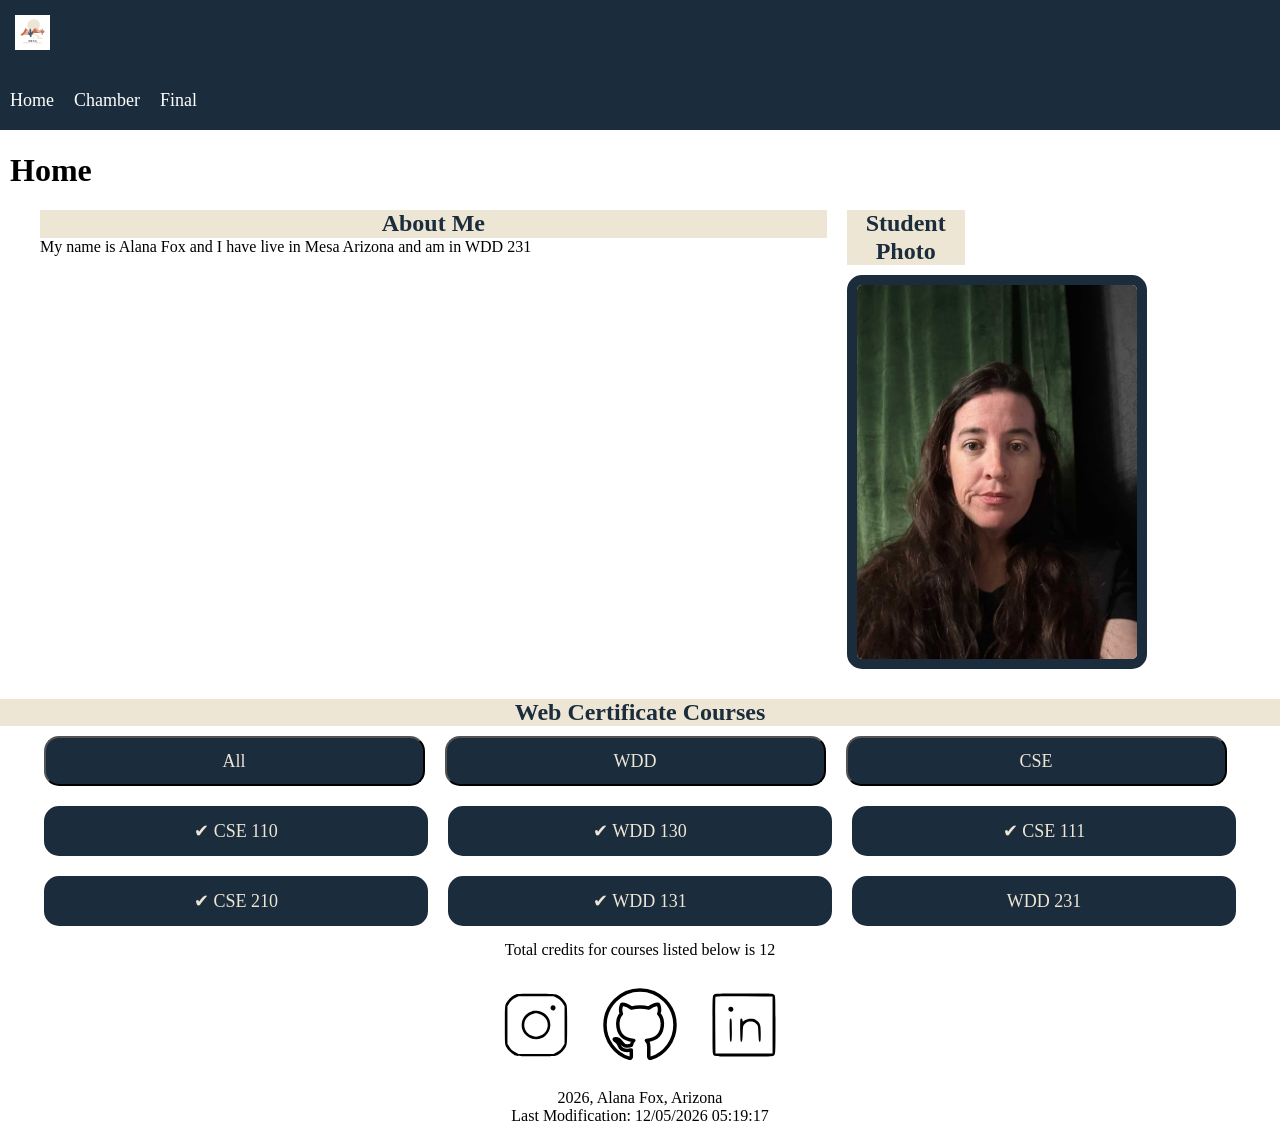
<file: index.html>
<!DOCTYPE html>
<html lang="en">

<head>
    <meta charset="UTF-8">
    <meta name="viewport" content="width=device-width, initial-scale=1.0">
    <title>Mesa Chamber of Commerce page for WDD 231</title>
    <meta name="description" content="Welcome to the Chamber of Commerce week 1 assignment home page">
    <meta name="author" content="Alana Fox">


    <link rel="preconnect" href="https://fonts.googleapis.com">
    <link rel="preconnect" href="https://fonts.gstatic.com" crossorigin>
    <link href="https://fonts.googleapis.com/css2?family=Open+Sans:wght@400;700&display=swap" rel="stylesheet">
    <link rel="stylesheet" href="styles/normalize.css">
    <link rel="stylesheet" href="styles/small.css">
    <link rel="stylesheet" href="styles/larger.css" media="(min-width: 760px)">

    <script src="scripts/navigation.js" defer></script>
    <script src="scripts/date.js" defer></script>
    <script src="scripts/course.js" defer></script>

    <link rel="icon" href="favicon.ico">


    <meta property="og:title" content="Home | WDD-231 | Alana Fox">
    <meta property="og:description" content="WDD 231 assignment to create a Chamber of Commerce site ">
    <meta property="og:image" content="https://afox-kitsune.github.io/wdd231/images/Screenshot.png">
    <meta property="og:image:height" content="1200">
    <meta property="og:image:width" content="630">
    <meta property="og:url" content="https://afox-kitsune.github.io/wdd231/index.html">
</head>

</head>

<body>

    <header>

        <nav>
            <div class="logo">
                <a href="index.html"><img src="images/logo.svg" alt="logo" width="35" height="35"></a>
                <span>Alana Fox</span>
            </div>
            <button aria-label="Menu" id="menu"></button>
            <div class="bar">
                <a href="index.html" class="active">Home</a>
                <a href="chamber/index.html">Chamber</a>
                <a href="final/index.html">Final</a>
            </div>
        </nav>

    </header>

    <main>
        <h1>Home</h1>
        <div class="flex-contain">

            <section class="about me">
                <h2>About Me</h2>
                <p>My name is Alana Fox and I have live in Mesa Arizona and am in WDD 231</p>
            </section>

            <section class="studentphoto">
                <h2>Student Photo</h2>
                <img src="images/studentphoto.jpg" alt="Student's Photo" width="300" height="400">
            </section>
        </div>

        <section class="certs">
            <h2>Web Certificate Courses</h2>
            <div class="course-buttons">
                <button id="all">
                    All
                </button>
                <button id="wdd">
                    WDD
                </button>
                <button id="cse">
                    CSE
                </button>
            </div>
            <ol id="course-cert"></ol>
            <p id="course-listed"></p>
        </section>
        <dialog id="course-details"></dialog>
    </main>

    <footer>
        <div class="socialmedia">
            <a href="https://www.instagram.com">
                <img src="images/instagram.svg" alt="Twitter/X" width="120" height="120">
            </a>
            <a href="https://www.github.com">
                <img src="images/github.svg" alt="GitHub" width="120" height="120">
            </a>
            <a href="https://www.linkedin.com">
                <img src="images/linkedin.svg" alt="Linkedin" width="120" height="120">
            </a>
        </div>
        <p><span id="currentYear"></span>, Alana Fox, Arizona</p>
        <p id="lastModified"></p>
    </footer>

</body>

</html>
</file>
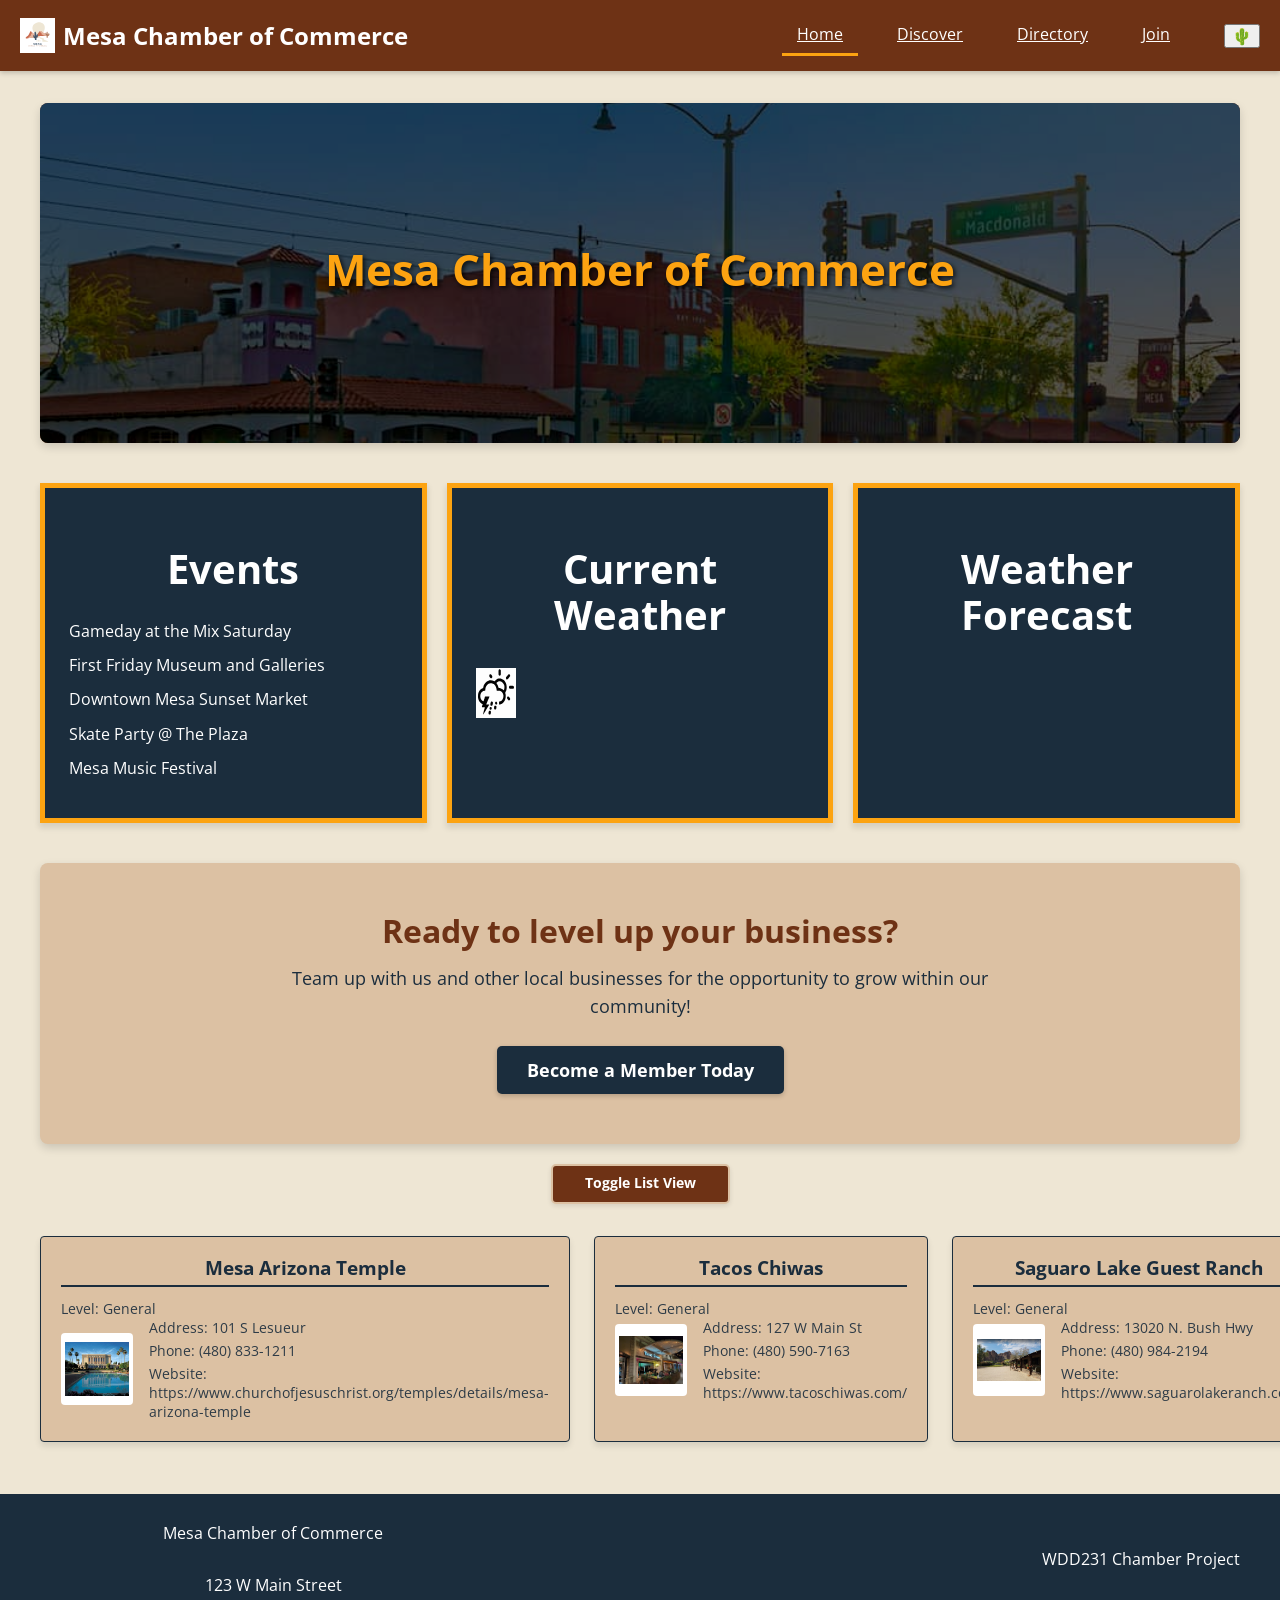
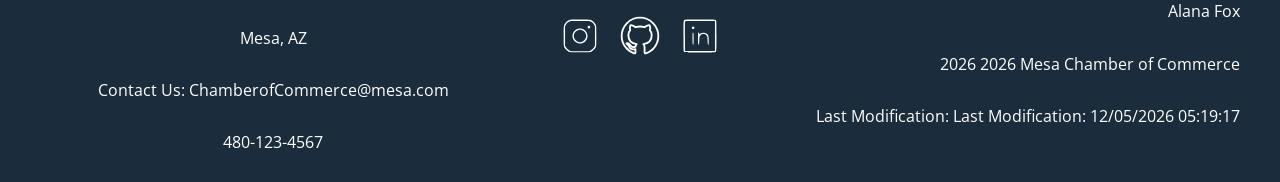
<file: chamber/index.html>
<!DOCTYPE html>
<html lang="en">

<head>
    <meta charset="UTF-8">
    <meta name="viewport" content="width=device-width, initial-scale=1.0">

    <meta name="description" content="Chamber of Commerce home page for WDD 231 assignment for BYU Pathway">
    <meta name="author" content="Alana Fox">

    <meta property="og:title" content="Index | Chamber of Commerce">
    <meta property="og:description"
        content="Chamber of Commerce directory page for WDD 231 assignment for BYU Pathway class">
    <meta property="og:image" content="https://afox-kitsune.github.io/wdd231/chamber/images/Screenshot-index.png">
    <meta property="og:image:height" content="1600">
    <meta property="og:image:width" content="800">
    <meta property="og:url" content="https://afox-kitsune.github.io/wdd231/chamber/index.html">

    <link rel="icon" href="favicon.ico">


    <link rel="stylesheet" href="styles/normalize.css">
    <link rel="stylesheet" href="styles/small.css">
    <link rel="stylesheet" href="styles/larger.css">

    <script src="scripts/navigation.js" defer></script>
    <script src="scripts/date.js" defer></script>
    <script src="scripts/chambers.js" defer></script>
    <script src="scripts/weather.js" defer></script>


    <link rel="preconnect" href="https://fonts.googleapis.com">
    <link rel="preconnect" href="https://fonts.gstatic.com" crossorigin>
    <link href="https://fonts.googleapis.com/css2?family=Open+Sans:wght@400;700&display=swap" rel="stylesheet">

    <title>Home | U.S. Chamber of Commerce</title>
</head>

<body class="light-mode">
    <header>
        <nav>
            <div class="logo">
                <a href="index.html">
                    <img src="images/logo.svg" alt="Mesa Chamber of Commerce Logo" width="35" height="35">
                    Mesa Chamber of Commerce
                </a>
            </div>

            <div class="toggles">
                <div id="nav-links">
                    <a href="#" class="active">Home</a>
                    <a href="discover.html">Discover</a>
                    <a href="directory.html">Directory</a>
                    <a href="join.html">Join</a>
                </div>

                <button id="mode-toggle" aria-label="Toggle light and dark mode">🌵</button>

                <button aria-label="Menu" id="menu">
                    <span></span>
                    <span></span>
                    <span></span>
                </button>
            </div>
        </nav>
    </header>

    <main class="home">
        <div class="hero-banner">
            <img src="images/mesa-az.jpg" alt="Mesa Arizona Landscape Background Banner" class="banner-img">
            <div class="hero-text">
                <h1>Mesa Chamber of Commerce</h1>
            </div>
        </div>
        <div class="front">
            <section id="calendar">
                <h2>Events</h2>
                <p>Gameday at the Mix Saturday</p>
                <p>First Friday Museum and Galleries</p>
                <p>Downtown Mesa Sunset Market</p>
                <p>Skate Party @ The Plaza</p>
                <p>Mesa Music Festival</p>
            </section>
            <section id="today">
                <h2>Current Weather</h2>
                <div id="weather">
                    <img id="weather-icon" src="images/weather-icon.svg" alt="weather-icon">
                    <div>
                        <p><span id="current-temp"></span></p>
                    </div>
                </div>
            </section>
            <section id="three">
                <h2>Weather Forecast</h2>
                <div>
                    <p><span id="forecast"></span></p>
                </div>
            </section>
        </div>
        <section id="cta-join">
            <h2>Ready to level up your business?</h2>
            <p>Team up with us and other local businesses for the opportunity to grow within our community!</p>
            <a href="join.html" class="cta-button">Become a Member Today</a>
        </section>
        <button class="list-view " id="disappear">Toggle List View</button>
        <div class="cards"></div>
    </main>
    <footer>
        <div id="footer-left">
            <p>Mesa Chamber of Commerce</p>
            <p>123 W Main Street</p>
            <p>Mesa, AZ</p>
            <p>Contact Us: ChamberofCommerce@mesa.com</p>
            <p>480-123-4567</p>
        </div>

        <div class="socialmedia">
            <a href="https://instagram.com">
                <img src="images/instagram.svg" alt="instagram" loading="lazy">
            </a>
            <a href="https://github.com">
                <img src="images/github.svg" alt="GitHub" loading="lazy">
            </a>
            <a href="https://linkedin.com">
                <img src="images/linkedin.svg" alt="Linkedin" loading="lazy">
            </a>
        </div>

        <div id="footer-right">
            <p>WDD231 Chamber Project</p>
            <p>Alana Fox</p>
            <p><span id="currentYear"></span> 2026 Mesa Chamber of Commerce</p>
            <p>Last Modification: <span id="lastModified"></span></p>
        </div>
    </footer>
</body>

</html>
</file>
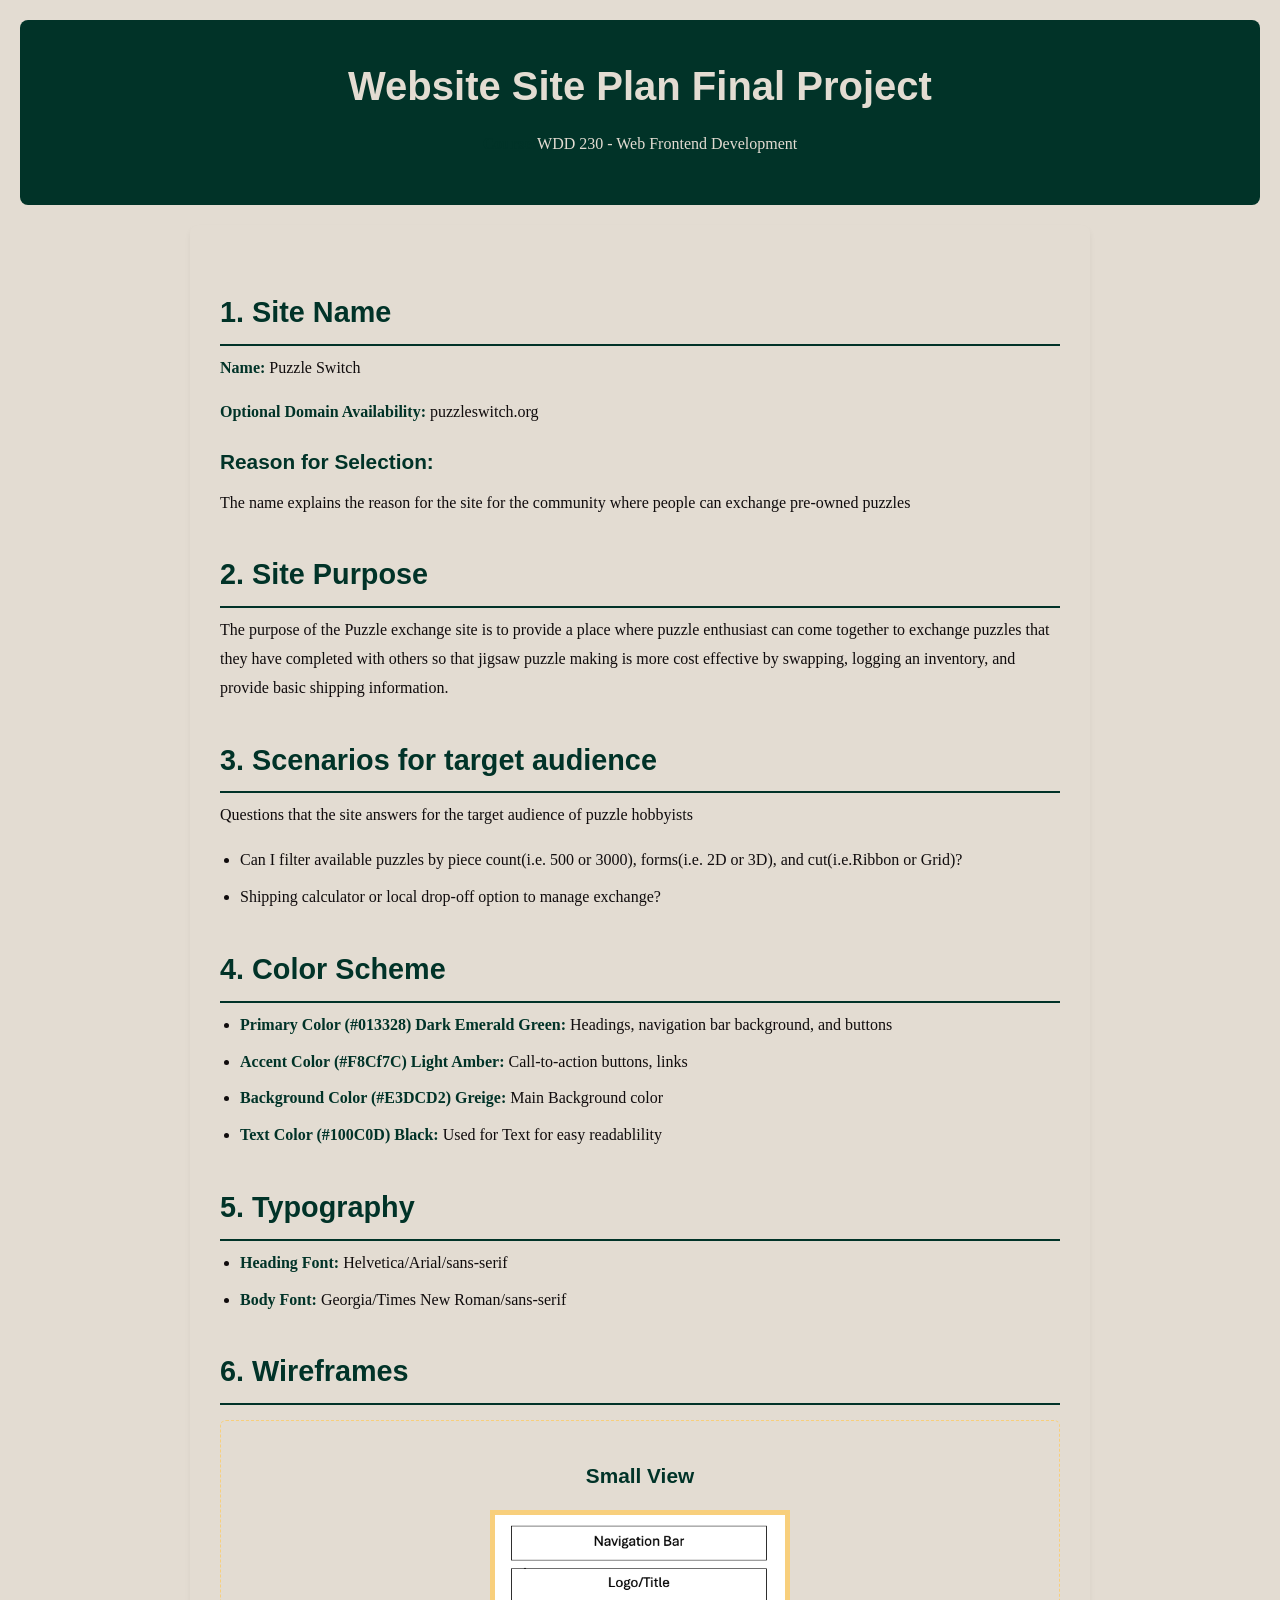
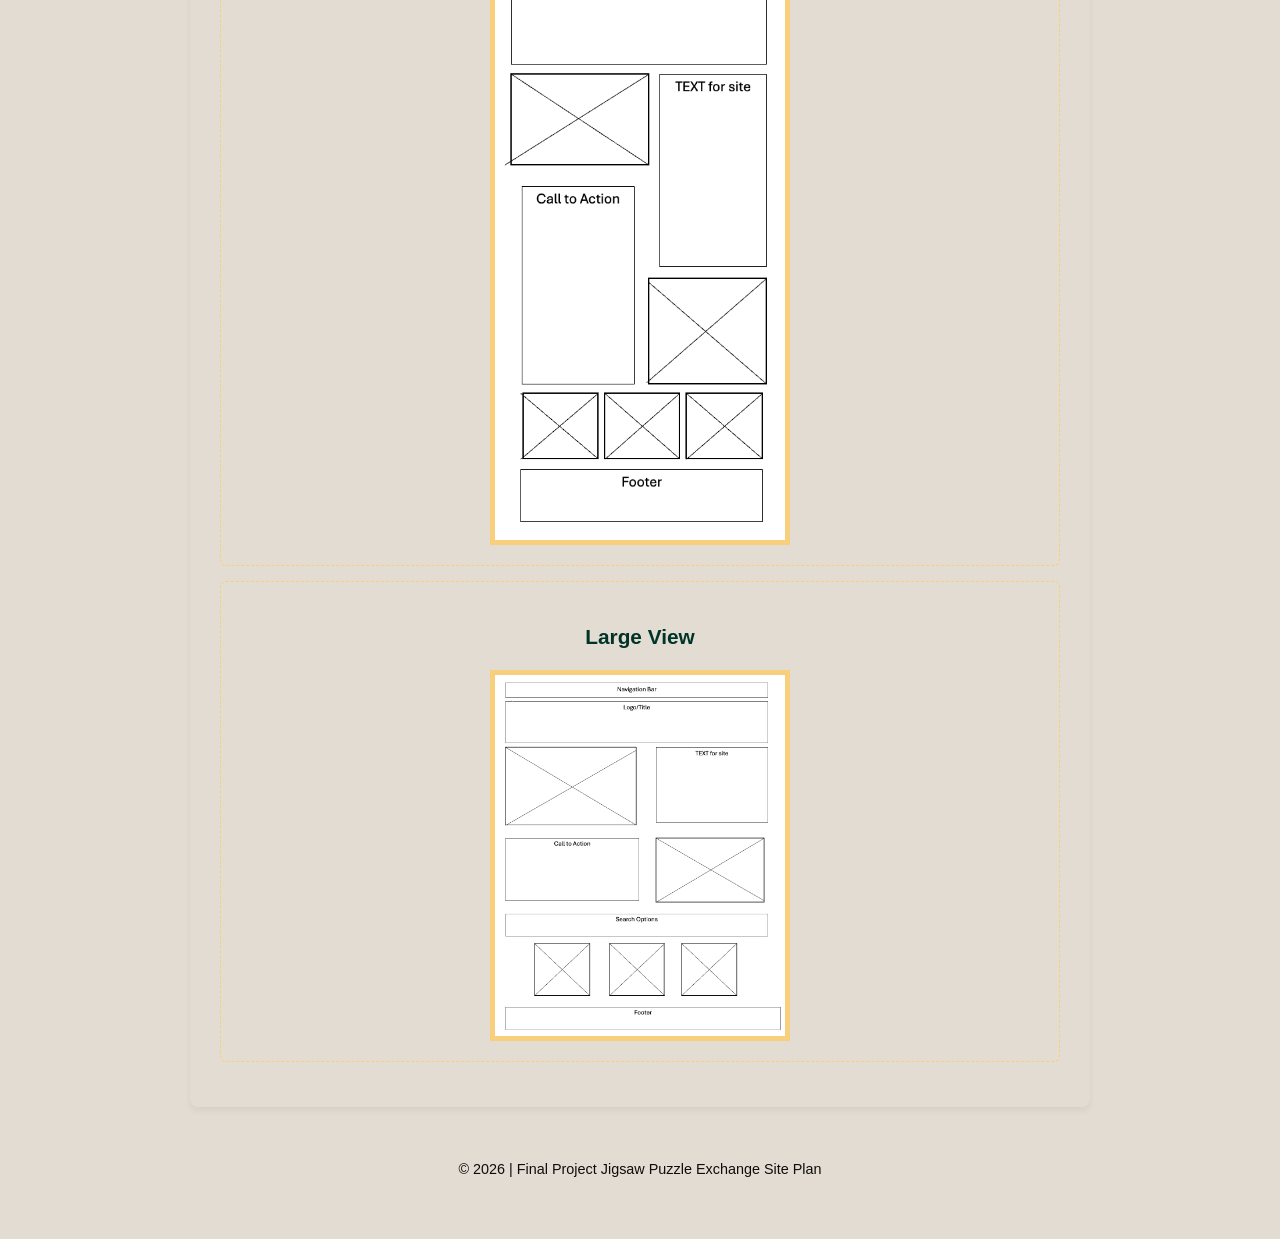
<file: siteplan.html>
<!DOCTYPE html>
<html lan="" en">

<head>
    <meta charset="UTF-8">
    <meta name="viewport" content="width=device-width, intitial scale=1.0">
    <title> Site Plan: Puzzle Exchange Hub</title>
    <link rel="stylesheet" href="siteplan.css">
</head>

<body>
    <header>
        <h1>Website Site Plan Final Project</h1>
        <p><strong>Course:</strong>WDD 230 - Web Frontend Development</p>
    </header>

    <main>
        <section id="site-name">
            <h2>1. Site Name</h2>
            <p><strong>Name: </strong>Puzzle Switch</p>
            <p><strong>Optional Domain Availability: </strong>puzzleswitch.org</p>
            <h3> Reason for Selection:</h3>
            <p>The name explains the reason for the site for the community where people can exchange pre-owned puzzles
            </p>

        </section>

        <section id="site-purpose">
            <h2>2. Site Purpose</h2>

            <p>The purpose of the Puzzle exchange site is to provide a place where puzzle enthusiast can come together
                to exchange puzzles that they have completed with others so that jigsaw puzzle making is more cost
                effective by swapping, logging an inventory, and provide basic shipping information.</p>

        </section>
        <section id="site-scenarios">
            <h2>3. Scenarios for target audience</h2>

            <p>Questions that the site answers for the target audience of puzzle hobbyists</p>
            <ul>
                <li>Can I filter available puzzles by piece count(i.e. 500 or 3000), forms(i.e. 2D or 3D), and
                    cut(i.e.Ribbon or Grid)?</li>
                <li>Shipping calculator or local drop-off option to manage exchange?</li>

            </ul>

        </section>
        <section id="site-color-scheme">
            <h2>4. Color Scheme</h2>

            <ul>
                <li><strong> Primary Color (#013328) Dark Emerald Green: </strong> Headings, navigation bar background,
                    and buttons</li>
                <li><strong> Accent Color (#F8Cf7C) Light Amber: </strong>Call-to-action buttons, links</li>
                <li><strong> Background Color (#E3DCD2) Greige: </strong> Main Background color</li>
                <li><strong> Text Color (#100C0D) Black: </strong> Used for Text for easy readablility</li>
            </ul>

        </section>
        <section id="site-typography">
            <h2>5. Typography</h2>

            <ul>
                <li><strong> Heading Font:</strong> Helvetica/Arial/sans-serif</li>
                <li><strong> Body Font: </strong> Georgia/Times New Roman/sans-serif</li>
            </ul>

        </section>

        <section id="wireframe">
            <h2>6. Wireframes
            </h2>
            <div class="wireframe-view">
                <h3> Small View</h3>
                <img src="images/wireframe-small.png" alt="wireframe sketch for mobile viewport" width="300">
            </div>
            <div class="wireframe-view">
                <h3> Large View</h3>
                <img src="images/wireframe-large.png" alt="wireframe sketch for desktop viewport" width="300">
            </div>


        </section>


    </main>
    </main>
    <footer>
        <p>&copy; 2026 | Final Project Jigsaw Puzzle Exchange Site Plan</p>
    </footer>
</body>

</html>
</file>
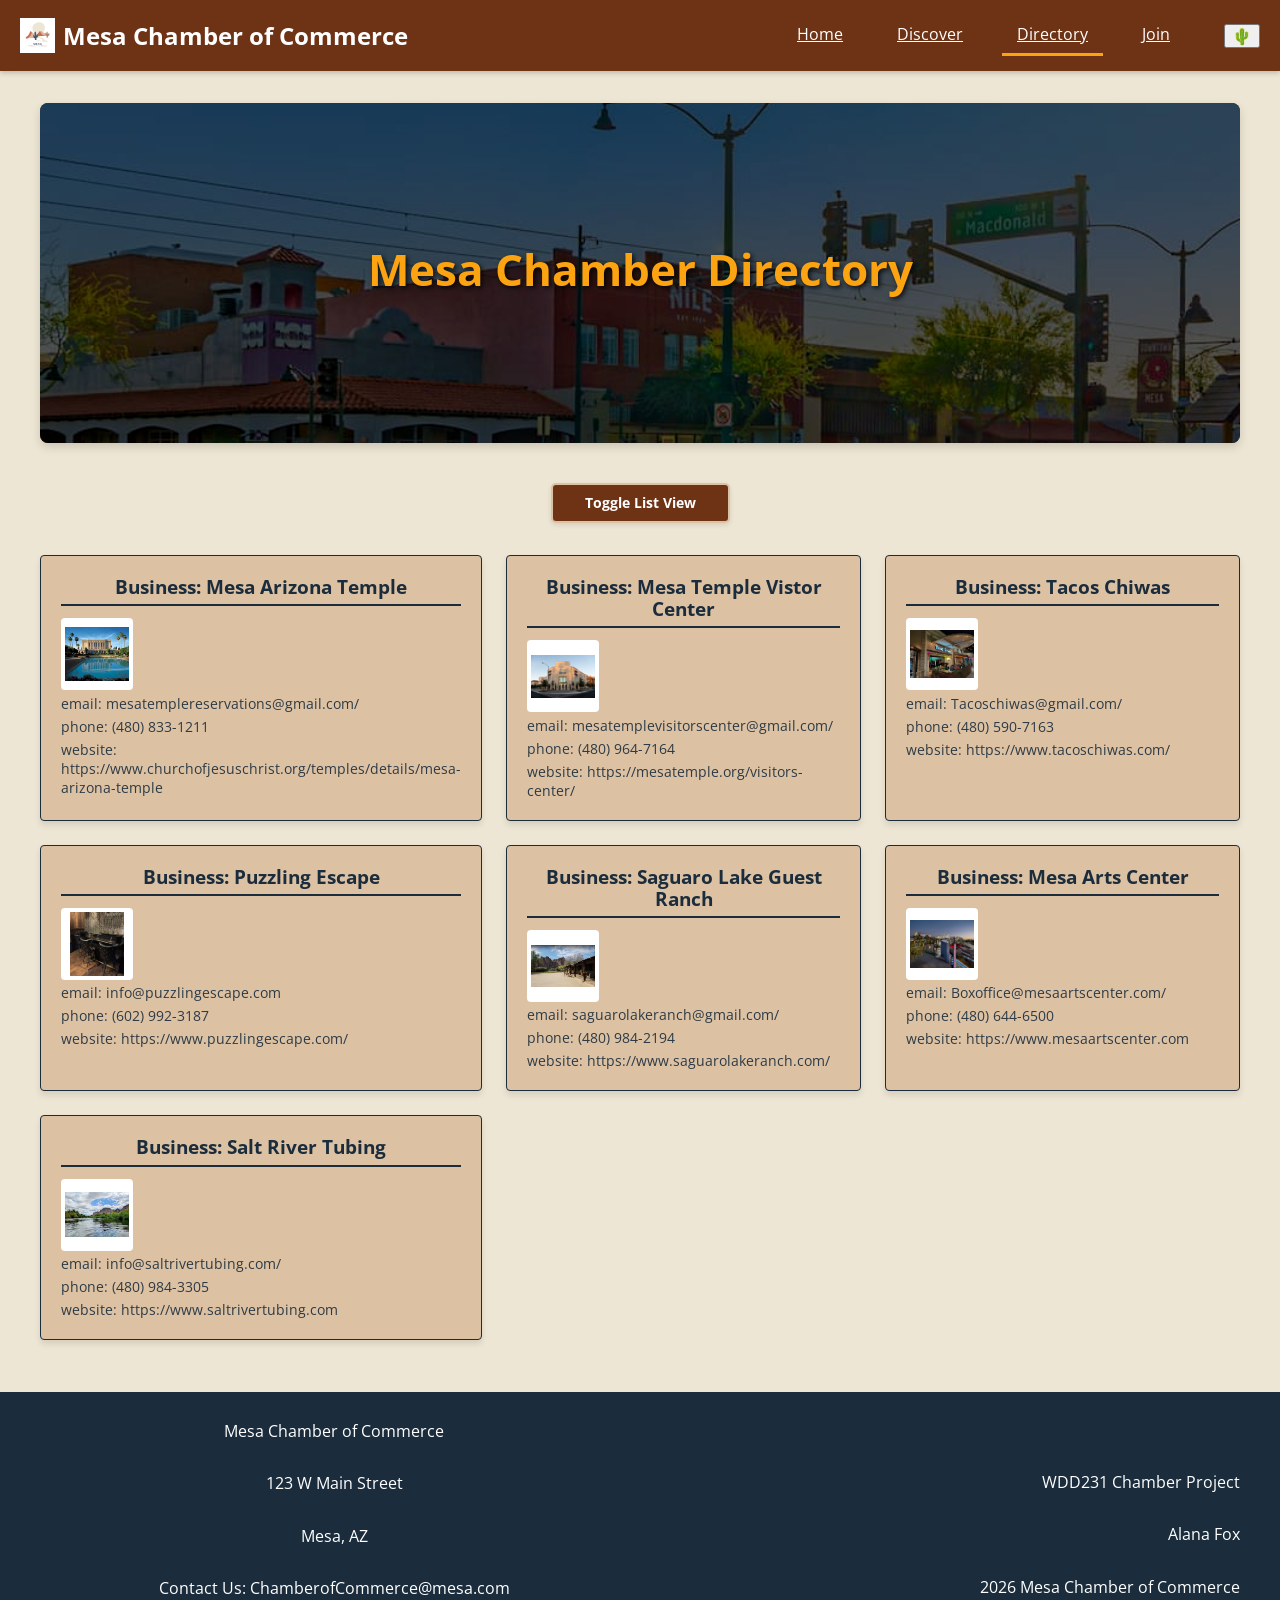
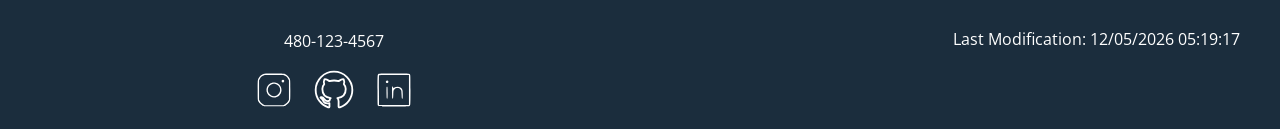
<file: chamber/directory.html>
<!DOCTYPE html>
<html lang="en">

<head>
    <meta charset="UTF-8">
    <meta name="viewport" content="width=device-width, initial-scale=1.0">

    <meta name="description" content="Chamber of Commerce directory page for WDD 231 assignment for BYU Pathway class">
    <meta name="author" content="Alana Fox">

    <meta property="og:title" content="Directory | Chamber of Commerce">
    <meta property="og:description"
        content="Chamber of Commerce directory page for WDD 231 assignment for BYU Pathway class">
    <meta property="og:image" content="https://afox-kitsune.github.io/wdd231/chamber/images/Screenshot-directory.png">
    <meta property="og:image:height" content="1600">
    <meta property="og:image:width" content="800">
    <meta property="og:url" content="https://afox-kitsune.github.io/wdd231/chamber/directory.html">

    <link rel="icon" href="favicon.ico">

    <link rel="preconnect" href="https://fonts.googleapis.com">
    <link rel="preconnect" href="https://fonts.gstatic.com" crossorigin>
    <link href="https://fonts.googleapis.com/css2?family=Open+Sans:wght@400;700&display=swap" rel="stylesheet">

    <link rel="stylesheet" href="styles/normalize.css">
    <link rel="stylesheet" href="styles/small.css">
    <link rel="stylesheet" href="styles/larger.css">

    <script src="scripts/navigation.js" defer></script>
    <script src="scripts/directory.js" defer></script>
    <script src="scripts/date.js" defer></script>
    <title>Directory | Mesa Chamber of Commerce</title>
</head>

<body class="light-mode">
    <header>
        <nav>
            <div class="logo">
                <a href="index.html">
                    <img src="images/logo.svg" alt="Mesa Chamber of Commerce Logo" width="35" height="35">
                    Mesa Chamber of Commerce
                </a>
            </div>

            <div class="toggles">
                <div id="nav-links">
                    <a href="index.html">Home</a>
                    <a href="discover.html">Discover</a>
                    <a href="#" class="active">Directory</a>
                    <a href="join.html">Join</a>
                </div>

                <button id="mode-toggle" aria-label="Toggle light and dark mode">🌵</button>

                <button aria-label="Menu" id="menu">
                    <span></span>
                    <span></span>
                    <span></span>
                </button>
            </div>
        </nav>
    </header>

    <main>

        <div class="hero-banner">
            <img src="images/mesa-az.jpg" alt="Mesa Arizona Landscape Background Banner" class="banner-img">
            <div class="hero-text">
                <h1>Mesa Chamber Directory</h1>
            </div>
        </div>

        <button class="list-view">Toggle List View</button>
        <div class="cards" id="compact"></div>
    </main>

    <footer>
        <div id="footer-left">
            <p>Mesa Chamber of Commerce</p>
            <p>123 W Main Street</p>
            <p>Mesa, AZ</p>
            <p>Contact Us: ChamberofCommerce@mesa.com</p>
            <p>480-123-4567</p>
            <div class="socialmedia">
                <a href="https://www.instagram.com">
                    <img src="images/instagram.svg" alt="instagram" width="120" height="120" loading="lazy">
                </a>
                <a href="https://www.github.com">
                    <img src="images/github.svg" alt="GitHub" width="120" height="120" loading="lazy">
                </a>
                <a href="https://www.linkedin.com">
                    <img src="images/linkedin.svg" alt="Linkedin" width="120" height="120" loading="lazy">
                </a>
            </div>
        </div>
        <div id="footer-right">
            <p>WDD231 Chamber Project</p>
            <p>Alana Fox</p>
            <p><span id="currentYear"></span> Mesa Chamber of Commerce</p>
            <p><span id="lastModified"></span></p>
        </div>
    </footer>

</body>

</html>
</file>
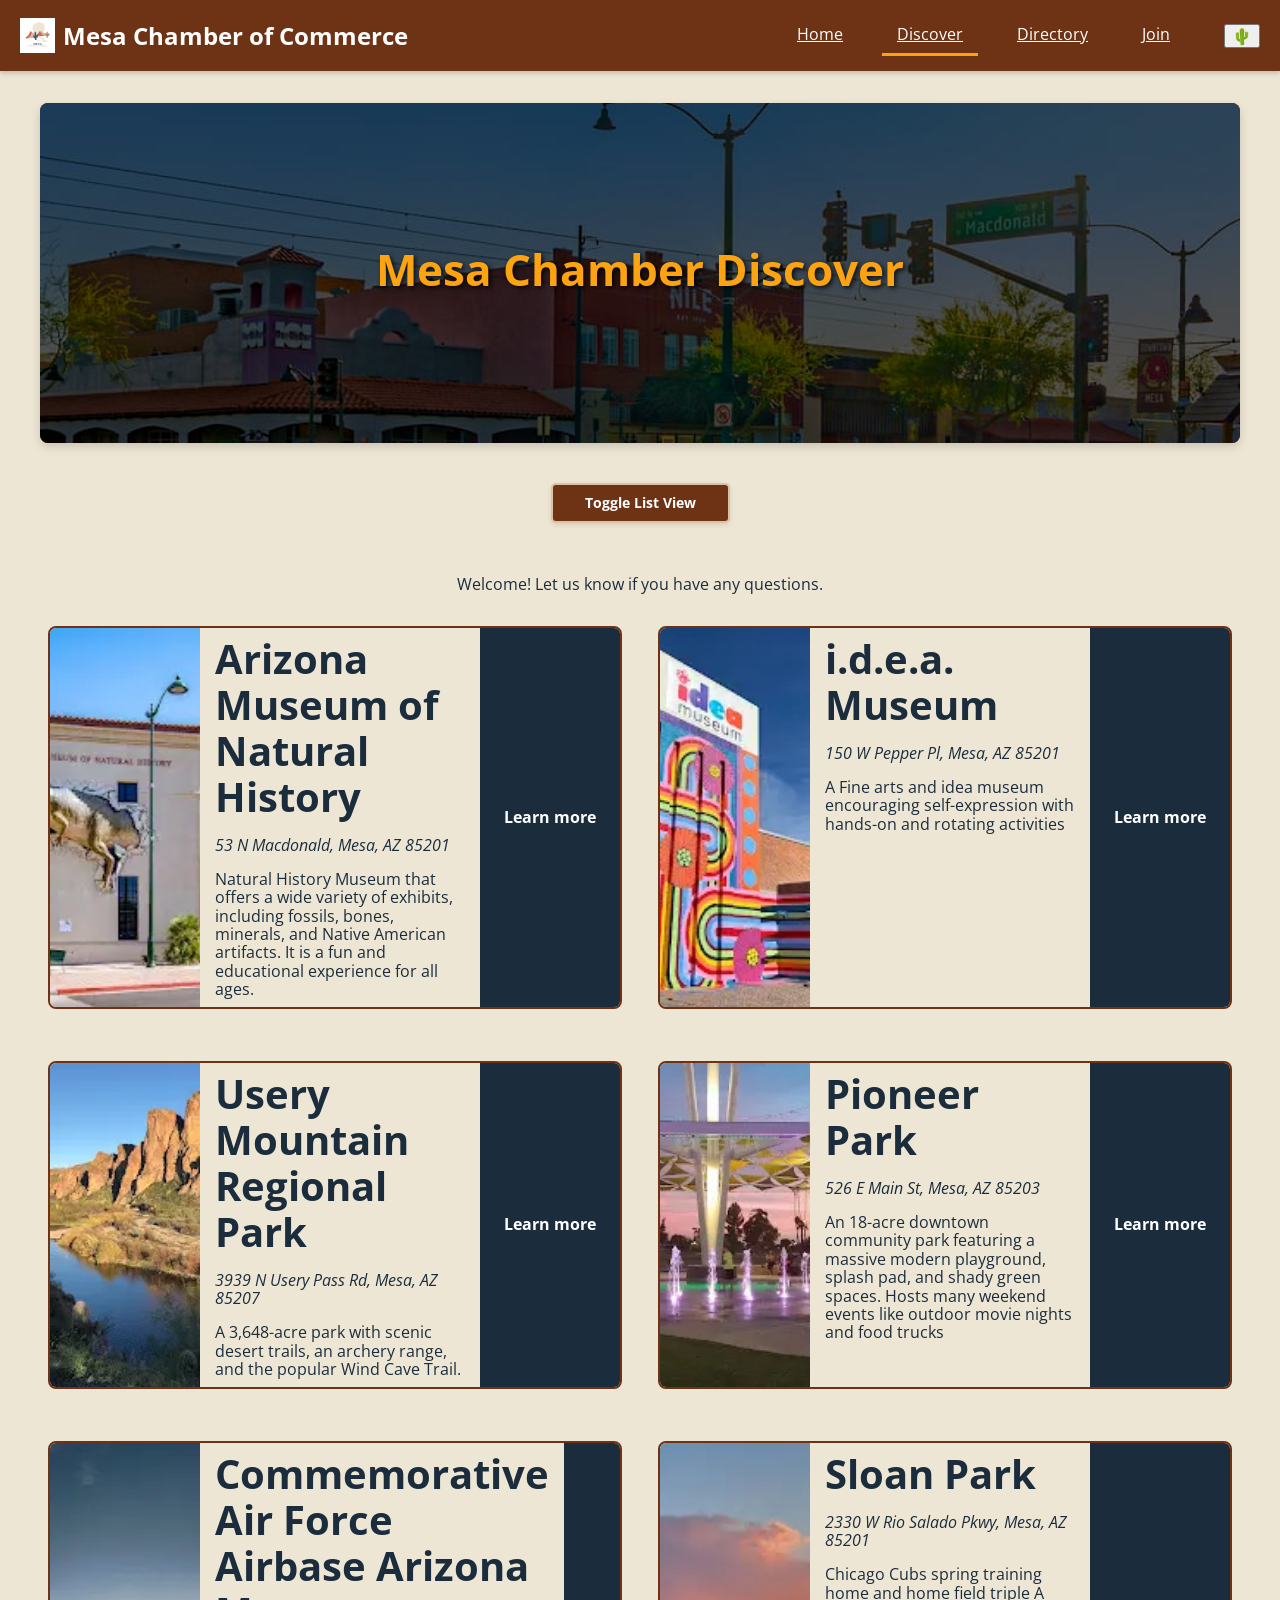
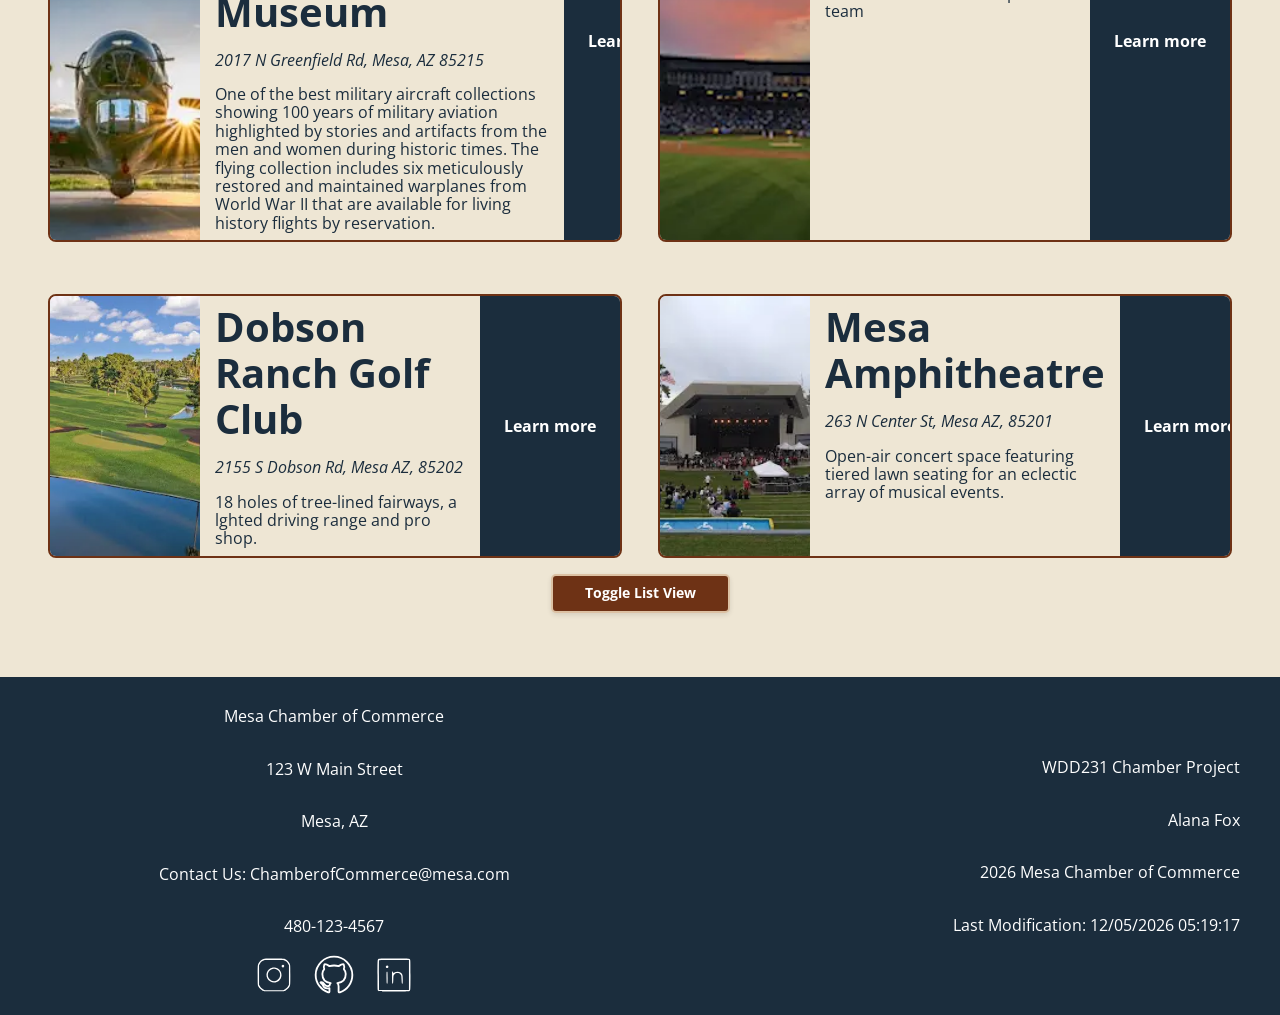
<file: chamber/discover.html>
<!DOCTYPE html>
<html lang="en">

<head>
    <meta charset="UTF-8">
    <meta name="viewport" content="width=device-width, initial-scale=1.0">

    <meta name="description" content="Chamber of Commerce discover page for WDD 231 assignment for BYU Pathway class">
    <meta name="author" content="Alana Fox">

    <meta property="og:title" content="Discover | Chamber of Commerce">
    <meta property="og:description"
        content="Chamber of Commerce directory page for WDD 231 assignment for BYU Pathway class">
    <meta property="og:image" content="https://afox-kitsune.github.io/wdd231/chamber/images/Screenshot-discover.png">
    <meta property="og:image:height" content="1600">
    <meta property="og:image:width" content="800">
    <meta property="og:url" content="https://afox-kitsune.github.io/wdd231/chamber/discover.html">

    <link rel="icon" href="favicon.ico">

    <link rel="preconnect" href="https://fonts.googleapis.com">
    <link rel="preconnect" href="https://fonts.gstatic.com" crossorigin>
    <link href="https://fonts.googleapis.com/css2?family=Open+Sans:wght@400;700&display=swap" rel="stylesheet">

    <link rel="stylesheet" href="styles/normalize.css">
    <link rel="stylesheet" href="styles/small.css">
    <link rel="stylesheet" href="styles/larger.css">

    <script src="scripts/navigation.js" defer></script>
    <script type="module" src="scripts/date.js"></script>
    <script type="module" src="data/ioi.mjs"></script>
    <script type="module" src="scripts/discover.js"></script>
    <script type="module" src="scripts/visitchecker.js"></script>

    <title>Discover | Mesa Chamber of Commerce</title>
</head>

<body class="light-mode">
    <header>
        <nav>
            <div class="logo">
                <a href="index.html">
                    <img src="images/logo.svg" alt="Mesa Chamber of Commerce Logo" width="35" height="35">
                    Mesa Chamber of Commerce
                </a>
            </div>

            <div class="toggles">
                <div id="nav-links">
                    <a href="index.html">Home</a>
                    <a href="#" class="active">Discover</a>
                    <a href="directory.html">Directory</a>
                    <a href="join.html">Join</a>
                </div>

                <button id="mode-toggle" aria-label="Toggle light and dark mode">🌵</button>

                <button aria-label="Menu" id="menu">
                    <span></span>
                    <span></span>
                    <span></span>
                </button>
            </div>
        </nav>
    </header>

    <main>

        <div class="hero-banner">
            <img src="images/mesa-az.jpg" alt="Mesa Arizona Landscape Background Banner" class="banner-img">
            <div class="hero-text">
                <h1>Mesa Chamber Discover</h1>
            </div>
        </div>

        <button class="list-view">Toggle List View</button>
        <div class="cards" id="compact"></div>
        <p id="last-visit"></p>

        <div class="discover-grid"></div>

        <button class="list-view" id="disappear">Toggle List View</button>

    </main>

    <footer>
        <div id="footer-left">
            <p>Mesa Chamber of Commerce</p>
            <p>123 W Main Street</p>
            <p>Mesa, AZ</p>
            <p>Contact Us: ChamberofCommerce@mesa.com</p>
            <p>480-123-4567</p>
            <div class="socialmedia">
                <a href="https://www.instagram.com">
                    <img src="images/instagram.svg" alt="instagram" width="120" height="120" loading="lazy">
                </a>
                <a href="https://www.github.com">
                    <img src="images/github.svg" alt="GitHub" width="120" height="120" loading="lazy">
                </a>
                <a href="https://www.linkedin.com">
                    <img src="images/linkedin.svg" alt="Linkedin" width="120" height="120" loading="lazy">
                </a>
            </div>
        </div>
        <div id="footer-right">
            <p>WDD231 Chamber Project</p>
            <p>Alana Fox</p>
            <p><span id="currentYear"></span> Mesa Chamber of Commerce</p>
            <p><span id="lastModified"></span></p>
        </div>
    </footer>

</body>

</html>
</file>
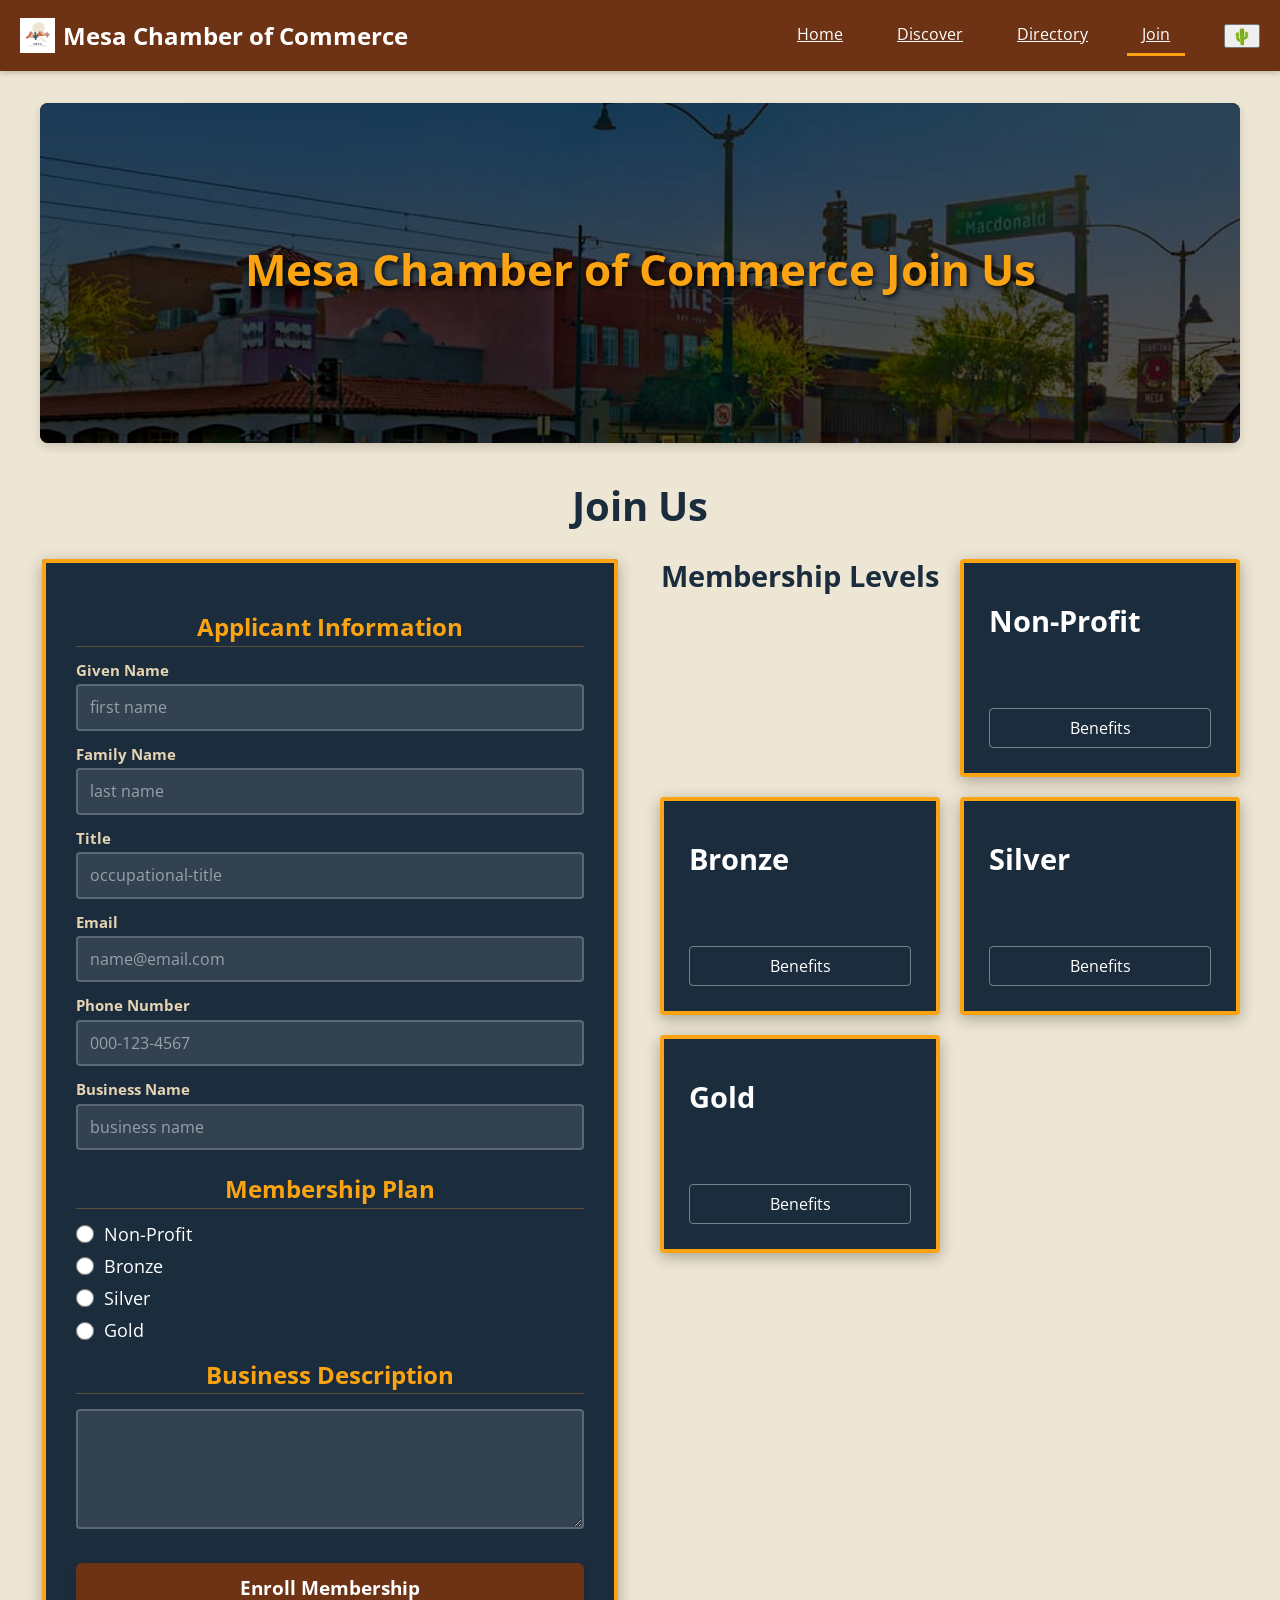
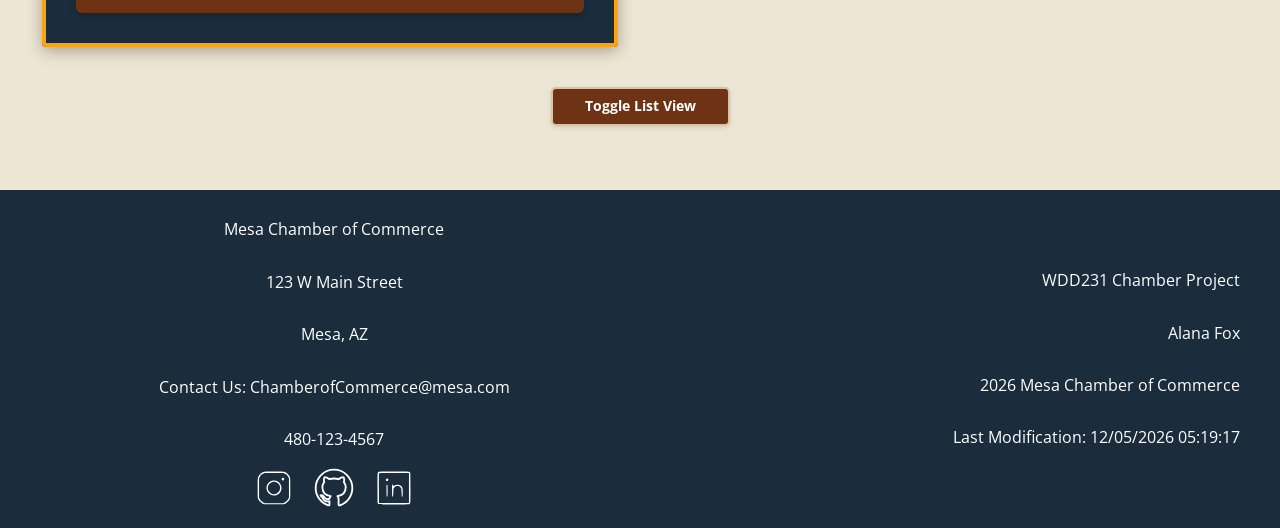
<file: chamber/join.html>
<!DOCTYPE html>
<html lang="en">

<head>
    <meta charset="UTF-8">
    <meta name="viewport" content="width=device-width, initial-scale=1.0">

    <meta name="description" content="Chamber of Commerce join page for WDD 231 assignment for BYU Pathway class">
    <meta name="author" content="Alana Fox">

    <meta property="og:title" content="Join | Chamber of Commerce">
    <meta property="og:description"
        content="Chamber of Commerce join page for WDD 231 assignment for BYU Pathway class">
    <meta property="og:image" content="https://afox-kitsune.github.io/wdd231/chamber/images/Screenshot-join.png">
    <meta property="og:image:height" content="1600">
    <meta property="og:image:width" content="800">
    <meta property="og:url" content="https://afox-kitsune.github.io/wdd231/chamber/join.html">

    <link rel="icon" href="favicon.ico">

    <link rel="preconnect" href="https://fonts.googleapis.com">
    <link rel="preconnect" href="https://fonts.gstatic.com" crossorigin>
    <link href="https://fonts.googleapis.com/css2?family=Open+Sans:wght@400;700&display=swap" rel="stylesheet">

    <link rel="stylesheet" href="styles/normalize.css">
    <link rel="stylesheet" href="styles/small.css">
    <link rel="stylesheet" href="styles/larger.css">

    <script src="scripts/navigation.js" defer></script>
    <script src="scripts/directory.js" defer></script>
    <script src="scripts/date.js" defer></script>
    <script src="scripts/modal.mjs" defer></script>


    <title>Join | Mesa Chamber of Commerce</title>
</head>

<body class="light-mode">
    <header>
        <nav>
            <div class="logo">
                <a href="index.html">
                    <img src="images/logo.svg" alt="Mesa Chamber of Commerce Logo" width="35" height="35">
                    Mesa Chamber of Commerce
                </a>
            </div>

            <div class="toggles">
                <div id="nav-links">
                    <a href="index.html">Home</a>
                    <a href="discover.html">Discover</a>
                    <a href="directory.html">Directory</a>
                    <a href="#" class="active">Join</a>
                </div>

                <button id="mode-toggle" aria-label="Toggle light and dark mode">🌵</button>

                <button aria-label="Menu" id="menu">
                    <span></span>
                    <span></span>
                    <span></span>
                </button>
            </div>
        </nav>
    </header>
    <main class="home">
        <div class="hero-banner">
            <img src="images/mesa-az.jpg" alt="Mesa Arizona Landscape Background Banner" class="banner-img">
            <div class="hero-text">
                <h1>Mesa Chamber of Commerce Join Us</h1>
            </div>
        </div>
        <h2>Join Us</h2>
        <div class="join">
            <form method="get" action="thankyou.html">
                <fieldset>
                    <h2>Applicant Information</h2>
                    <p>Given Name</p>
                    <label><input type="text" required name="fname" autocomplete="given-name" placeholder="first name"
                            title="Your First Name"></label>
                    <p>Family Name</p>
                    <label><input type="text" required name="lname" title="family name" autocomplete="family-name"
                            placeholder="last name"></label>
                    <p>Title</p>
                    <label><input type="text" name="org-title" title="job title" pattern="[^@#$%&*0-9]{7,}"
                            autocomplete="organization-title" placeholder="occupational-title"></label>
                    <p>Email</p>
                    <label><input type="email" required name="email" title="email address" autocomplete="email"
                            placeholder="name@email.com"></label>
                    <p>Phone Number</p>
                    <label><input type="tel" required name="phone" title="phone number" autocomplete="tel"
                            placeholder="000-123-4567"></label>
                    <p>Business Name</p>
                    <label><input type="text" required name="org-name" title="business name" autocomplete="organization"
                            placeholder="business name"></label>

                    <div class="rad-member">
                        <h2>Membership Plan</h2>
                        <label><input type="radio" name="membership" value="np-member" title="non profit membership">
                            Non-Profit</label>
                        <label><input type="radio" name="membership" value="bronze-member" title="bronze membership">
                            Bronze</label>
                        <label><input type="radio" name="membership" value="silver-member" title="silver membership">
                            Silver</label>
                        <label><input type="radio" name="membership" value="gold-member" title="gold membership">
                            Gold</label>
                    </div>

                    <h2>Business Description</h2>
                    <label><textarea name="occupation-desc" title="description"></textarea></label>
                    <label><input type="hidden" name="date" id="hiddenDate"></label>

                    <button type="submit">Enroll Membership</button>
                </fieldset>

            </form>

            <div class="levels">
                <h2>Membership Levels</h2>

                <div class="badge np-card">
                    <p><strong>Non-Profit</strong></p>
                    <button class="openDetails" data-modal="npModal">Benefits</button>
                    <dialog id="npModal">
                        <h3>Non-Profit Membership</h3>
                        <p>Membership level includes the following benefits:</p>
                        <ul>
                            <li>Access to events</li>
                        </ul>
                        <button class="closeModal">Close</button>
                    </dialog>
                </div>
                <div class="badge Bronze-card">
                    <p><strong>Bronze</strong></p>
                    <button class="openDetails" data-modal="bronzeModal">Benefits</button>
                    <dialog id="bronzeModal">
                        <h3>Bronze Membership</h3>
                        <p>Membership level includes the following benefits:</p>
                        <ul>
                            <li>Access to events</li>
                            <li>Training Courses</li>
                        </ul>
                        <button class="closeModal">Close</button>
                    </dialog>
                </div>
                <div class="badge Silver-card">
                    <p><strong>Silver</strong></p>
                    <button class="openDetails" data-modal="silverModal">Benefits</button>
                    <dialog id="silverModal">
                        <h3>Silver Membership</h3>
                        <p>Membership level includes the following benefits:</p>
                        <ul>
                            <li>Access to events</li>
                            <li>Training Courses</li>
                            <li>Advertising on Chamber Home Page</li>
                        </ul>
                        <button class="closeModal">Close</button>
                    </dialog>
                </div>
                <div class="badge Gold-card">
                    <p><strong>Gold</strong></p>
                    <button class="openDetails" data-modal="goldModal">Benefits</button>
                    <dialog id="goldModal">
                        <h3>Gold Membership</h3>
                        <p>Membership level includes the following benefits:</p>
                        <ul>
                            <li>Access to events</li>
                            <li>Training Courses</li>
                            <li>Advertising on Chamber Home Page</li>
                            <li>Discounts</li>
                        </ul>
                        <button class="closeModal">Close</button>
                    </dialog>
                </div>
            </div>
        </div>
        <button class="list-view" id="disappear">Toggle List View</button>
    </main>

    <footer>
        <div id="footer-left">
            <p>Mesa Chamber of Commerce</p>
            <p>123 W Main Street</p>
            <p>Mesa, AZ</p>
            <p>Contact Us: ChamberofCommerce@mesa.com</p>
            <p>480-123-4567</p>
            <div class="socialmedia">
                <a href="https://www.instagram.com">
                    <img src="images/instagram.svg" alt="instagram" width="120" height="120" loading="lazy">
                </a>
                <a href="https://www.github.com">
                    <img src="images/github.svg" alt="GitHub" width="120" height="120" loading="lazy">
                </a>
                <a href="https://www.linkedin.com">
                    <img src="images/linkedin.svg" alt="Linkedin" width="120" height="120" loading="lazy">
                </a>
            </div>
        </div>
        <div id="footer-right">
            <p>WDD231 Chamber Project</p>
            <p>Alana Fox</p>
            <p><span id="currentYear"></span> Mesa Chamber of Commerce</p>
            <p><span id="lastModified"></span></p>
        </div>
    </footer>

</body>

</html>
</file>
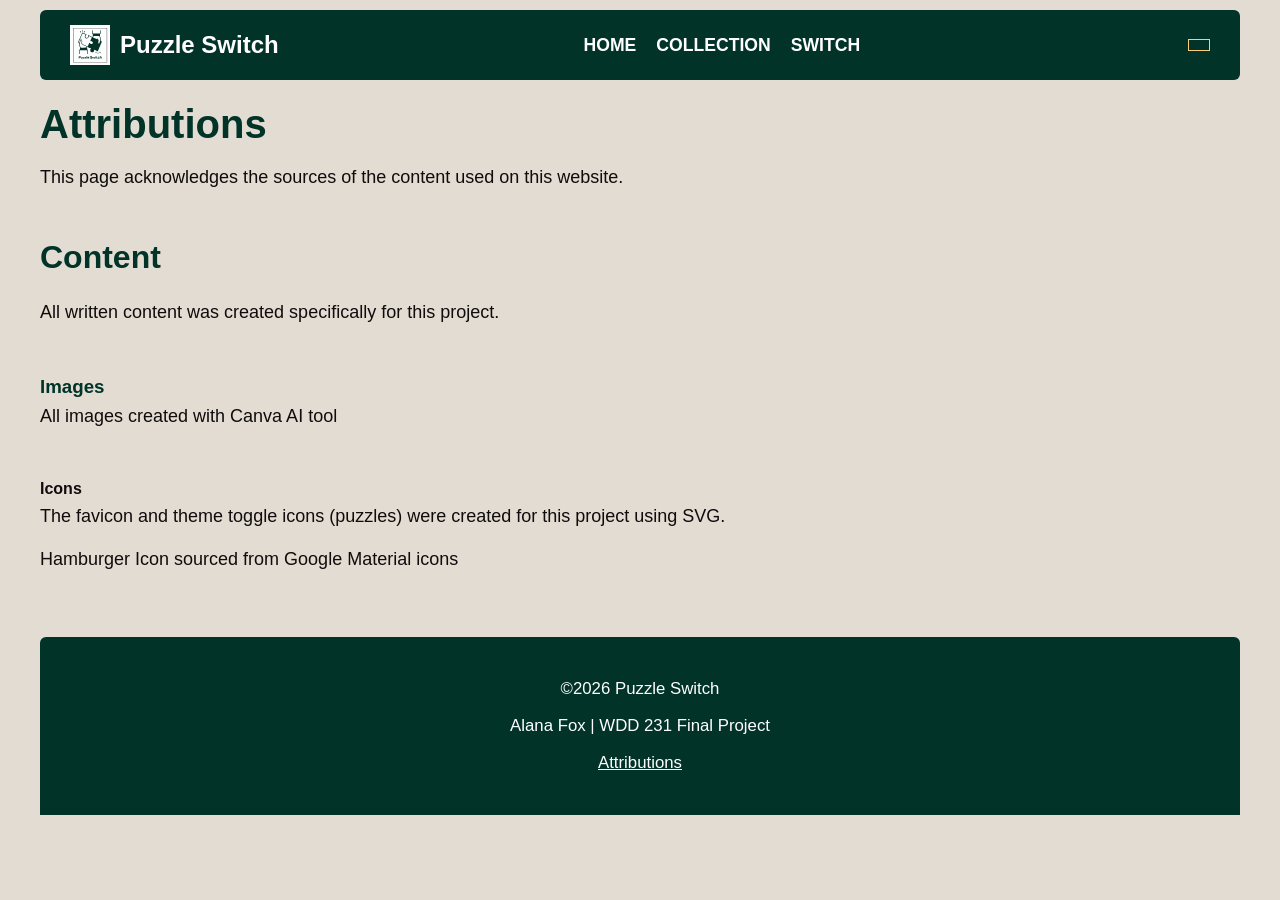
<file: final/attributions.html>
<!DOCTYPE html>
<html lang="en">

<head>
    <meta charset="UTF-8">
    <meta name="viewport" content="width=device-width, initial-scale=1.0">
    <title>Puzzle Switch: Platform to Exchange Puzzles</title>
    <meta name="description"
        content="Platform for people to contribute and select puzzles for a Final Project for WDD 231 class">
    <meta name="author" content="Alana Fox">
    <meta property="og:title" content="Puzzle Switch: Platform to Exchange Puzzles">
    <meta property="og:type" content="website">
    <meta property="og:description"
        content="Site for individuals can join with other puzzle solvers to exchange puzzles">
    <meta property="og:image" content="https://afox-kitsune.github.io/wdd231/final/images/Screenshot-main.png">
    <meta property="og:image:height" content="1600">
    <meta property="og:image:width" content="800">
    <meta property="og:url" content="https://afox-kitsune.github.io/wdd231/final/main.html">


    <link rel="icon" href="images/favicon.ico" sizes="any">
    <link rel="icon" href="images/favicon.svg" type="image/svg+xml">
    <link rel="apple-touch-icon" href="images/apple-touch-favicon.png">

    <link rel="stylesheet" href="styles/components.css">
    <link rel="stylesheet" href="styles/final-small.css">
    <link rel="stylesheet" href="styles/final-large.css" media="(min-width: 768px)">

    <script src="scripts/main.js" type="module"></script>
</head>

<body>
    <header>
        <a href="main.html" class="logo">
            <img src="images/favicon.svg" alt="Puzzle Switch Logo">
            <span>Puzzle Switch</span>
        </a>

        <nav class="main-navigation">
            <a href="main.html">Home</a>
            <a href="collection.html">Collection</a>
            <a href="form.html">Switch</a>

        </nav>

        <div class="header-utilities-container">
            <button id="menu-button" aria-label="Toggle Navigation Menu"></button>
            <div class="header-controls">
                <button id="theme-toggle-button" aria-label="Toggle Dark Mode"></button>
            </div>
        </div>
    </header>

    <main class="attributions-content">
        <section class="page-intro">
            <h1>Attributions</h1>
            <p>This page acknowledges the sources of the content used on this website.</p>
        </section>

        <section>
            <h2>Content</h2>
            <p>All written content was created specifically for this project.</p>
        </section>

        <section>
            <h3>Images</h3>
            <p>All images created with Canva AI tool </p>
        </section>

        <section>
            <h4>Icons</h4>
            <p>The favicon and theme toggle icons (puzzles) were created for this project using SVG.</p>
            <p> Hamburger Icon sourced from Google Material icons</p>
        </section>
    </main>

    <footer>
        <p>&copy;<span id="current-year"></span> Puzzle Switch</p>
        <p>Alana Fox | WDD 231 Final Project</p>
        <p><a href="attributions.html">Attributions</a></p>
    </footer>
</body>

</html>
</file>
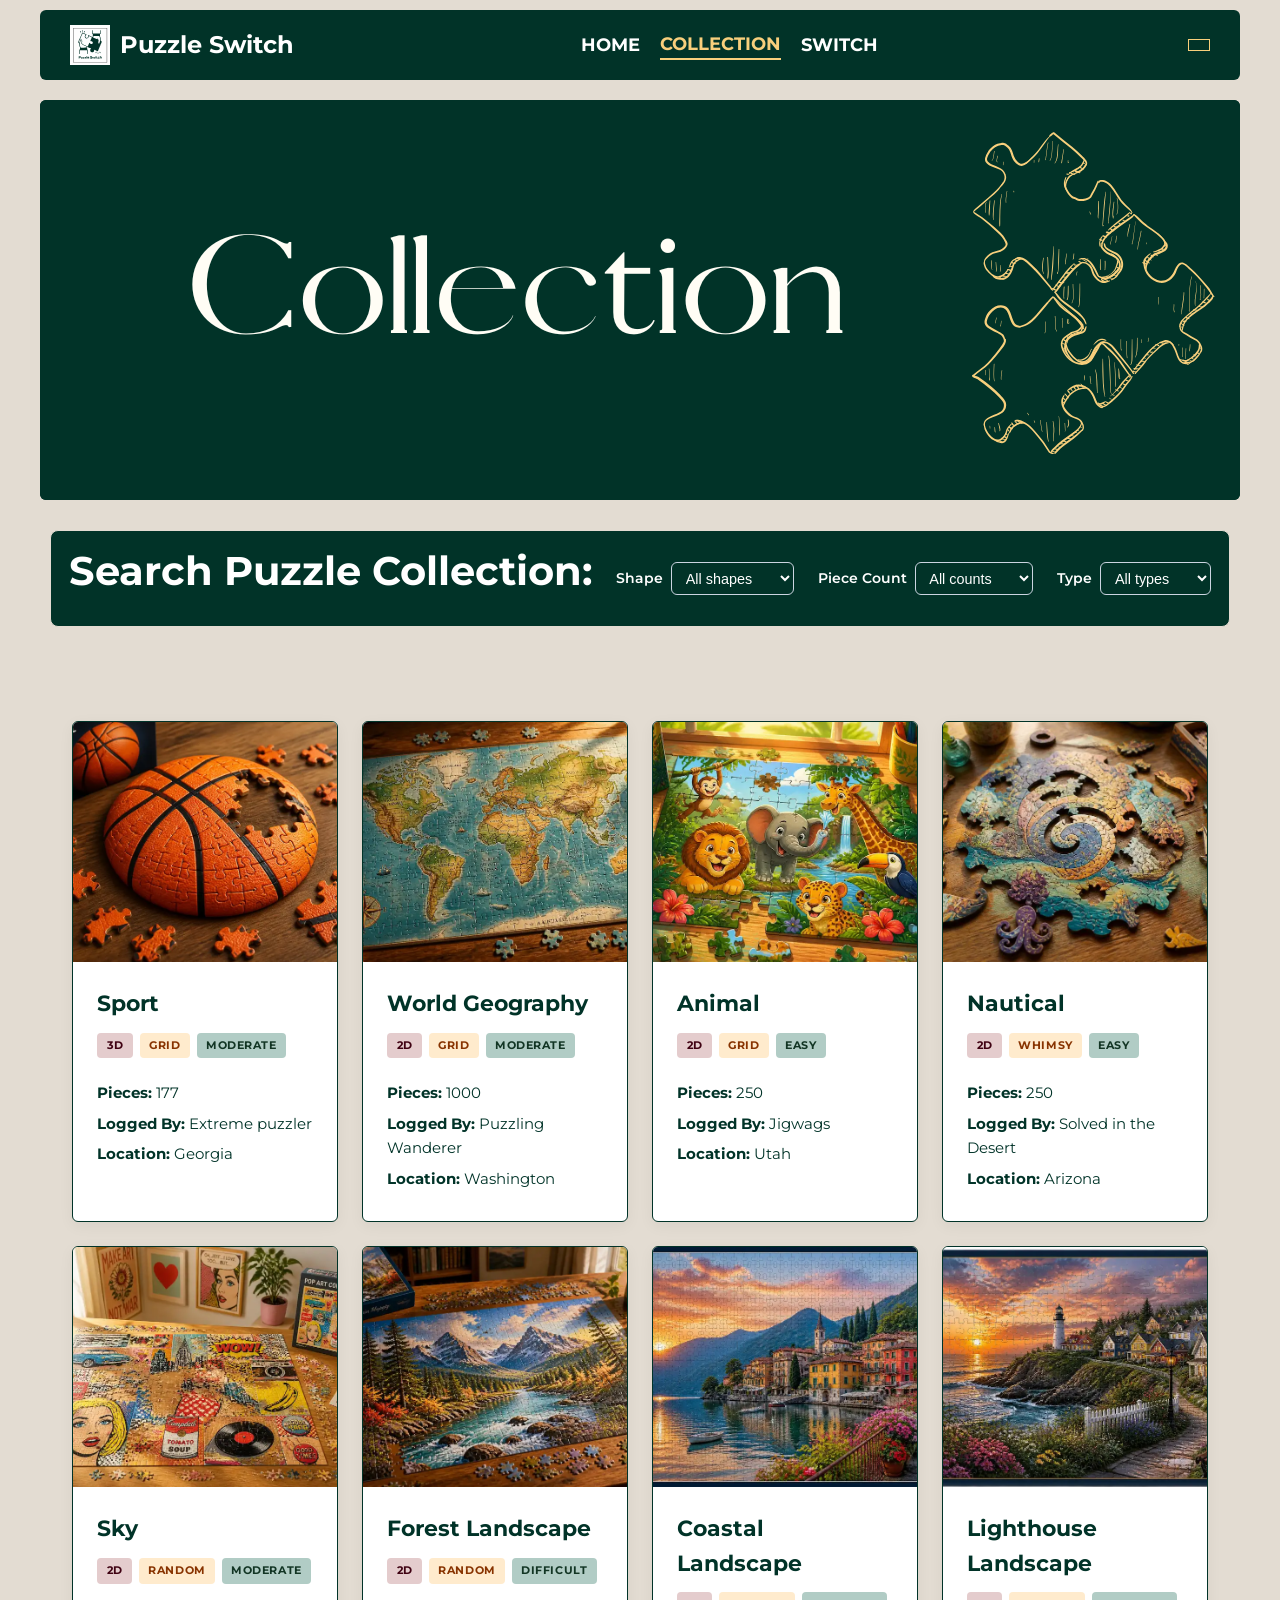
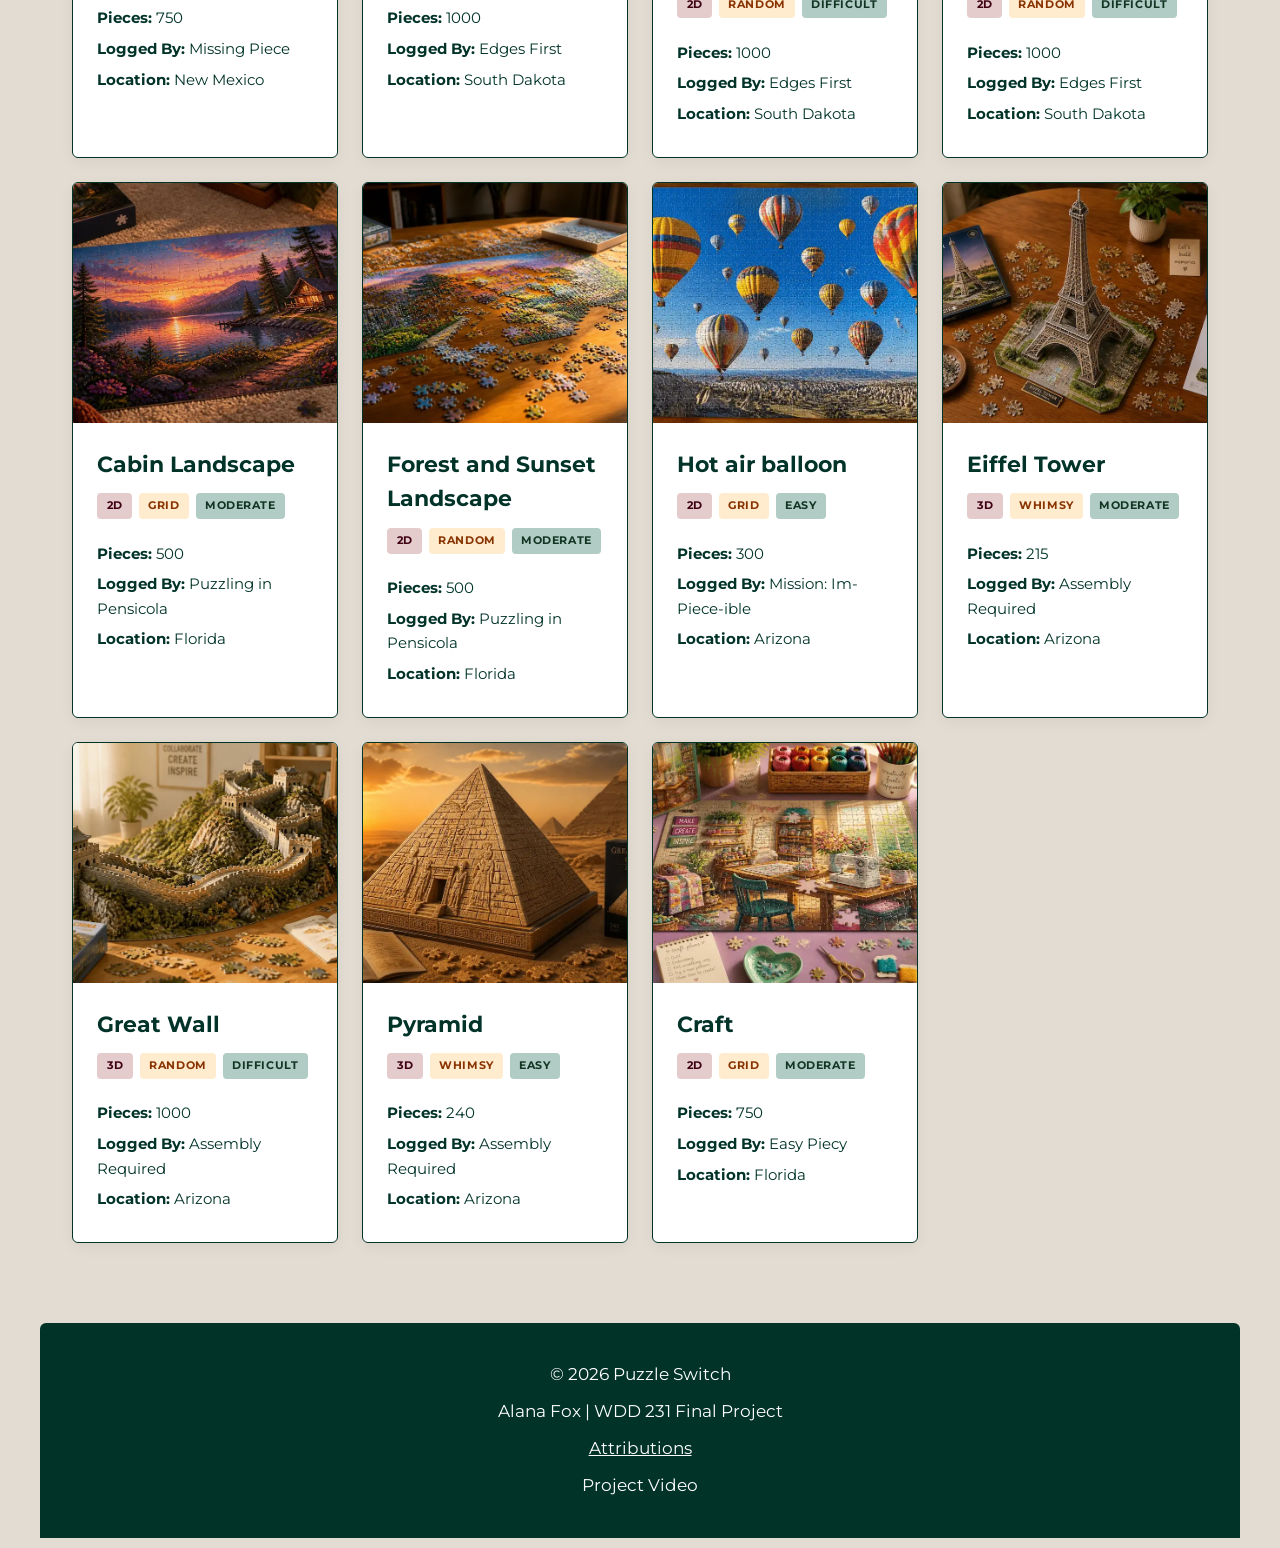
<file: final/collection.html>
<!DOCTYPE html>
<html lang="en">

<head>
    <meta charset="UTF-8">
    <meta name="viewport" content="width=device-width, initial-scale=1.0">
    <title>Puzzle Switch: Platform to Exchange Puzzles</title>
    <meta name="description"
        content="Platform for people to contribute and select puzzles for a Final Project for WDD 231 class">
    <meta name="author" content="Alana Fox">
    <meta property="og:title" content="Puzzle Switch: Platform to Exchange Puzzles">
    <meta property="og:type" content="website">
    <meta property="og:description"
        content="Site for individuals can join with other puzzle solvers to exchange puzzles">
    <meta property="og:image" content="https://afox-kitsune.github.io/wdd231/final/images/Screenshot-collection.png">
    <meta property="og:image:height" content="1600">
    <meta property="og:image:width" content="800">
    <meta property="og:url" content="https://afox-kitsune.github.io/wdd231/final/collection.html">

    <link rel="preconnect" href="https://fonts.googleapis.com">
    <link rel="preconnect" href="https://fonts.gstatic.com" crossorigin>
    <link href="https://fonts.googleapis.com/css2?family=Montserrat:wght@400;700;800&display=swap" rel="stylesheet">


    <link rel="icon" href="images/favicon.ico" sizes="any">
    <link rel="icon" href="images/favicon.svg" type="image/svg+xml">
    <link rel="apple-touch-icon" href="images/apple-touch-favicon.png">


    <link rel="stylesheet" href="styles/components.css">
    <link rel="stylesheet" href="styles/final-small.css">
    <link rel="stylesheet" href="styles/final-large.css" media="(min-width: 768px)">


    <script src="scripts/main.js" type="module"></script>
</head>

<body>
    <header>
        <a href="main.html" class="logo">
            <img src="images/favicon.svg" alt="Puzzle Switch Logo">
            <span>Puzzle Switch</span>
        </a>

        <nav class="main-navigation">
            <a href="main.html">Home</a>
            <a href="collection.html" class="active">Collection</a>
            <a href="form.html">Switch</a>
        </nav>

        <div class="header-utilities-container">
            <button id="menu-button" aria-label="Toggle Navigation Menu"></button>
            <div class="header-controls">
                <button id="theme-toggle-button" aria-label="Toggle Dark Mode"></button>
            </div>
        </div>
    </header>

    <main>
        <div class="hero-banner collection-hero">
            <img src="images/collection.png" alt="Puzzle Switch Logo Background Banner" class="banner-img">
        </div>

        <div class="filters">
            <h1 class="filter-h1">Search Puzzle Collection:</h1>
            <div class="filter-group">
                <label for="shapeFilter">Shape</label>
                <select id="shapeFilter" onchange="filterPuzzles()">
                    <option value="all">All Shapes</option>
                </select>
            </div>
            <div class="filter-group">
                <label for="countFilter">Piece Count</label>
                <select id="countFilter" onchange="filterPuzzles()">
                    <option value="all">All Counts</option>
                </select>
            </div>
            <div class="filter-group">
                <label for="typeFilter">Type</label>
                <select id="typeFilter" onchange="filterPuzzles()">
                    <option value="all">All Types</option>
                </select>
            </div>
        </div>

        <div id="puzzleGrid" class="puzzle-grid"></div>
    </main>
    <footer>
        <p>&copy; <span id="current-year"></span> Puzzle Switch</p>
        <p>Alana Fox | WDD 231 Final Project</p>
        <p><a href="attributions.html">Attributions</a></p>
        <p>Project Video</p>
    </footer>


</body>

</html>
</file>
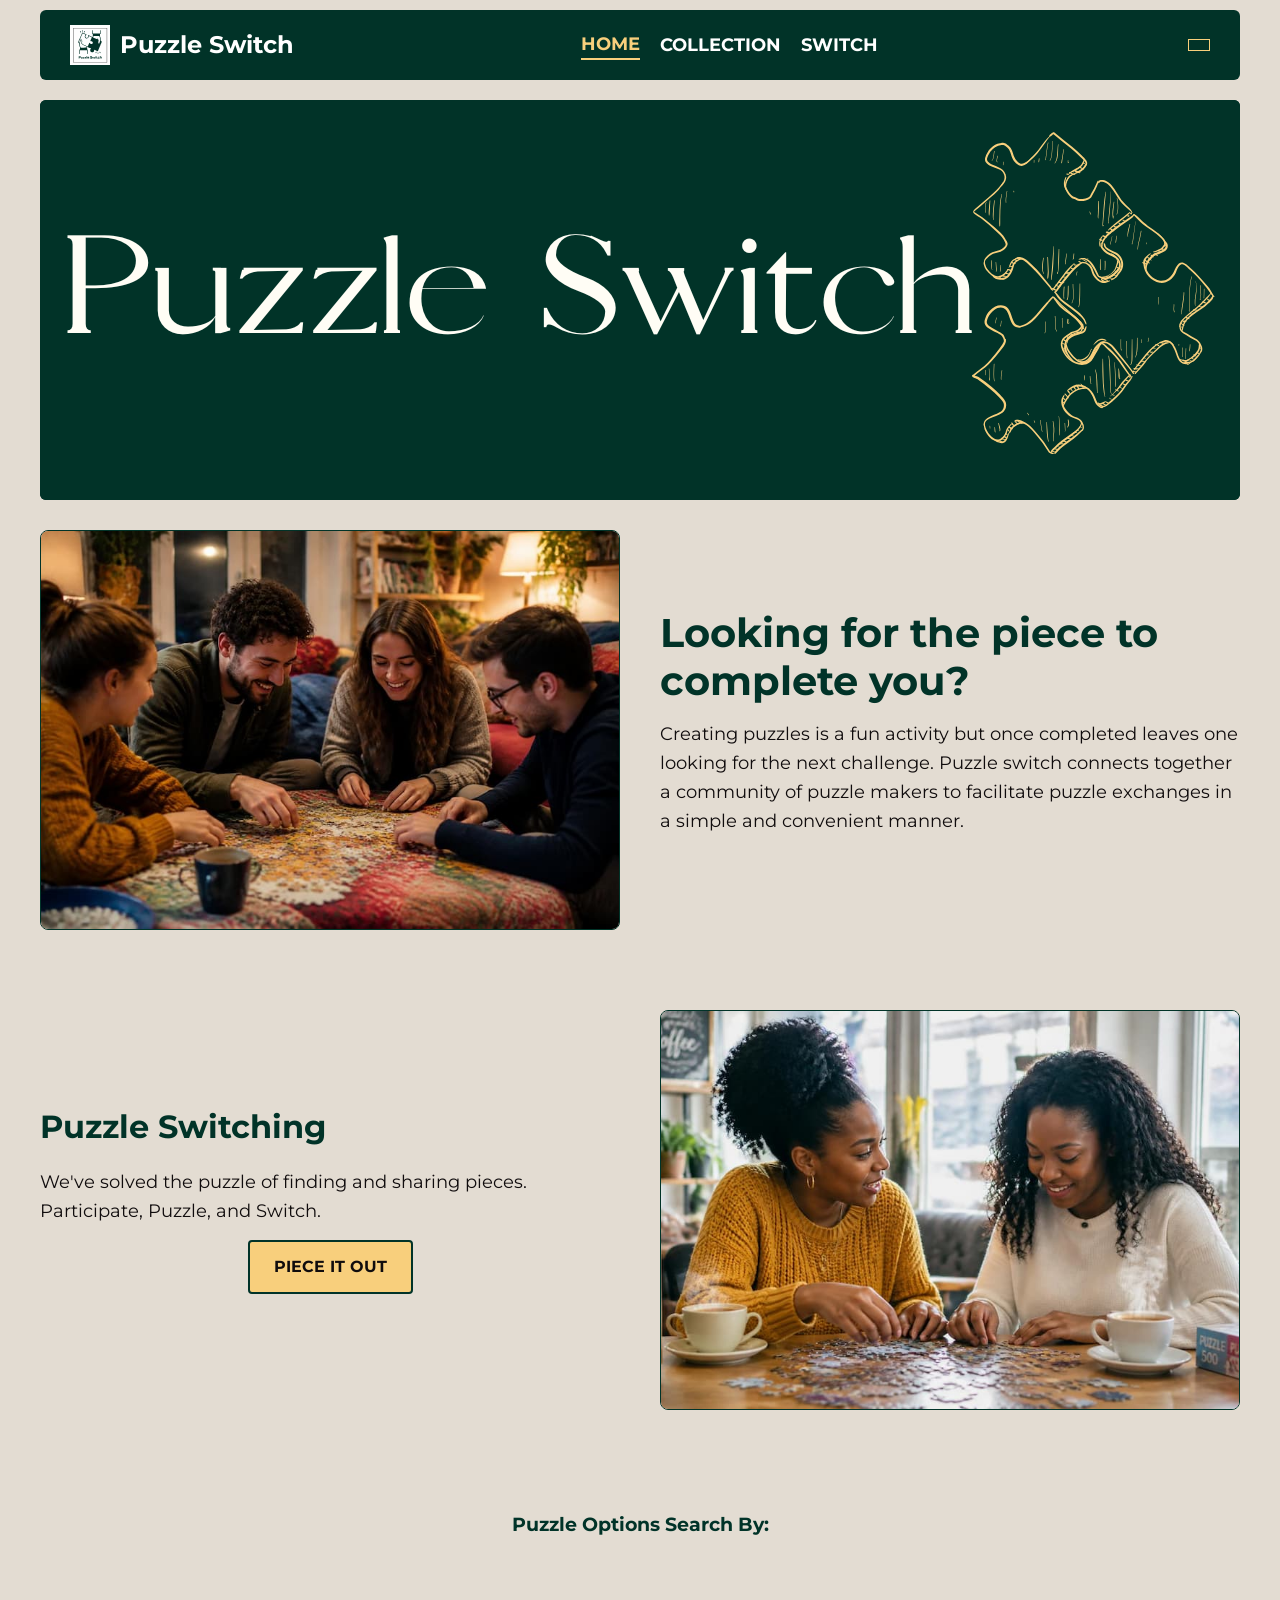
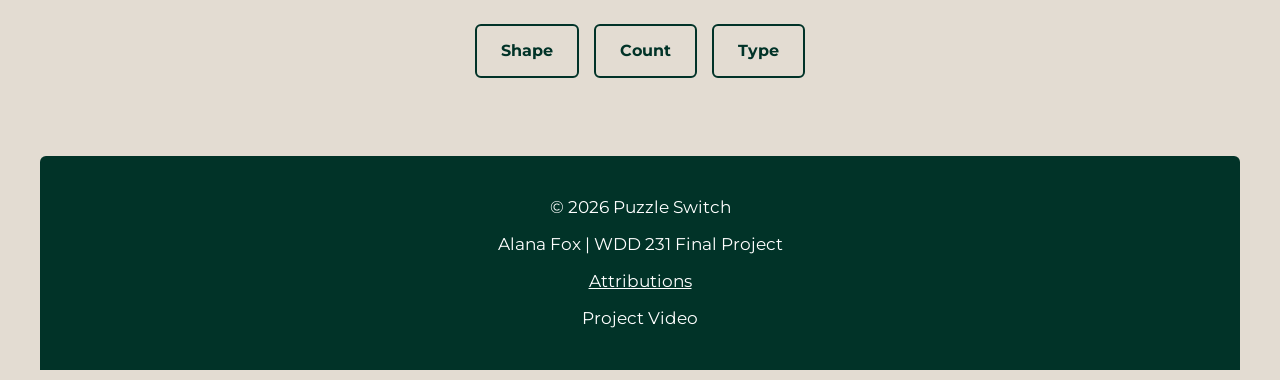
<file: final/main.html>
<!DOCTYPE html>
<html lang="en">

<head>
    <meta charset="UTF-8">
    <meta name="viewport" content="width=device-width, initial-scale=1.0">
    <title>Puzzle Switch: Platform to Exchange Puzzles</title>
    <meta name="description"
        content="Platform for people to contribute and select puzzles for a Final Project for WDD 231 class">
    <meta name="author" content="Alana Fox">
    <meta property="og:title" content="Puzzle Switch: Platform to Exchange Puzzles">
    <meta property="og:type" content="website">
    <meta property="og:description"
        content="Site for individuals can join with other puzzle solvers to exchange puzzles">
    <meta property="og:image" content="https://afox-kitsune.github.io/wdd231/final/images/Screenshot-main.png">
    <meta property="og:image:height" content="1600">
    <meta property="og:image:width" content="800">
    <meta property="og:url" content="https://afox-kitsune.github.io/wdd231/final/main.html">

    <link rel="preconnect" href="https://fonts.googleapis.com">
    <link rel="preconnect" href="https://fonts.gstatic.com" crossorigin>
    <link href="https://fonts.googleapis.com/css2?family=Montserrat:wght@400;700;800&display=swap" rel="stylesheet">

    <link rel="icon" href="images/favicon.ico" sizes="any">
    <link rel="icon" href="images/favicon.svg" type="image/svg+xml">
    <link rel="apple-touch-icon" href="images/apple-touch-favicon.png">

    <link rel="stylesheet" href="styles/components.css">
    <link rel="stylesheet" href="styles/final-small.css">
    <link rel="stylesheet" href="styles/final-large.css" media="(min-width: 768px)">


    <script src="scripts/main.js" type="module"></script>
</head>

<body>
    <header>
        <a href="main.html" class="logo">
            <img src="images/favicon.svg" alt="Puzzle Switch Logo">
            <span>Puzzle Switch</span>
        </a>


        <nav class="main-navigation">
            <a href="main.html" class="active">Home</a>
            <a href="collection.html">Collection</a>
            <a href="form.html">Switch</a>
        </nav>

        <div class="header-utilities-container">
            <button id="menu-button" aria-label="Toggle Navigation Menu"></button>
            <div class="header-controls">
                <button id="theme-toggle-button" aria-label="Toggle Dark Mode"></button>
            </div>
        </div>
    </header>


    <div class="mobile-nav-overlay">
        <nav>
            <a href="main.html" class="active">Home</a>
            <a href="collection.html">Collection</a>
            <a href="form.html">Switch</a>
        </nav>
    </div>

    <main>
        <div class="hero-banner">
            <img src="images/puzzle-switch.png" alt="Puzzle Switch Logo Background Banner" class="banner-img">
        </div>

        <section class="intro">
            <div class="intro-info-container">
                <img src="images/group.jpg" alt="A group of people doing a puzzle together" class="intro-img">
                <div class="intro-info">
                    <h1>Looking for the piece to complete you?</h1>
                    <p>Creating puzzles is a fun activity but once completed leaves one looking for the next challenge.
                        Puzzle switch connects together a community of puzzle makers to facilitate puzzle exchanges in a
                        simple and convenient manner.</p>
                </div>
            </div>
        </section>

        <section class="participate">
            <div class="participate-container">
                <div class="participate-text">
                    <h2>Puzzle Switching</h2>
                    <p>We've solved the puzzle of finding and sharing pieces. Participate, Puzzle, and Switch.</p>
                    <a href="form.html" class="cta-button">Piece It Out</a>
                </div>
                <img src="images/friends.jpg" alt="Friends laughing and collaborating on a jigsaw puzzle">
            </div>
        </section>

        <section class="featured-puzzles">
            <div class="section-title-container">
                <h3>Puzzle Options Search By:</h3>
            </div>

            <div id="featured-puzzle-grid" class="puzzle-grid"></div>

            <div class="filter-controls">
                <div class="filter-buttons">
                    <a href="collection.html?filter=shape" class="filter-btn" data-criteria="shape"
                        data-tooltip="Filter puzzle by piece shape grid, random, whimsy">Shape</a>
                    <a href="collection.html?filter=count" class="filter-btn" data-criteria="count"
                        data-tooltip="Filter puzzle by number of pieces">Count</a>
                    <a href="collection.html?filter=type" class="filter-btn" data-criteria="type"
                        data-tooltip="Filter puzzles by 2D or 3D.">Type</a>
                </div>
            </div>
        </section>
    </main>

    <footer>
        <p>&copy; <span id="current-year"></span> Puzzle Switch</p>
        <p>Alana Fox | WDD 231 Final Project</p>
        <p><a href="attributions.html">Attributions</a></p>
        <p>Project Video</p>
    </footer>

</body>

</html>
</file>
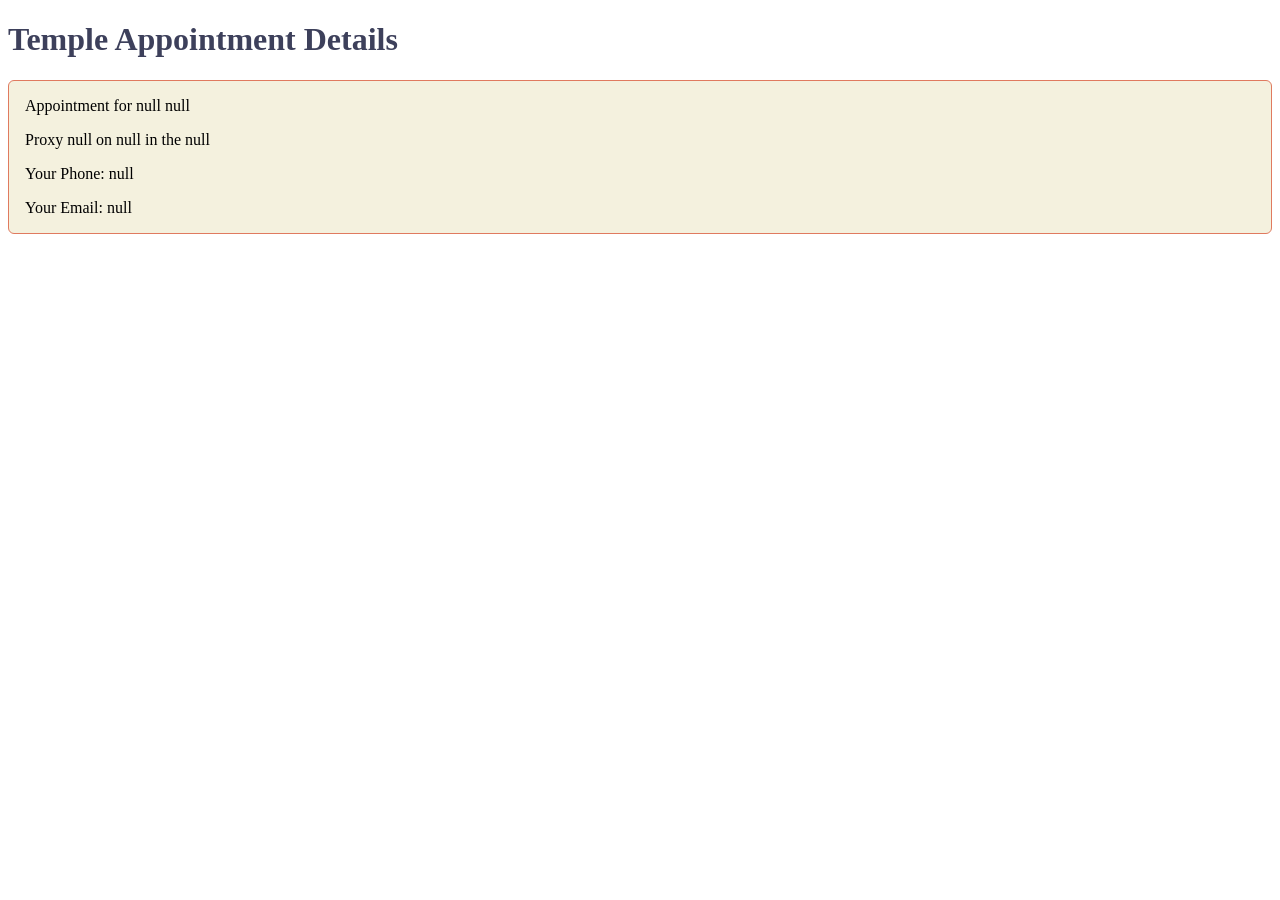
<file: week4/startHere/thanks.html>
<!DOCTYPE html>
<html lang="en">

<head>
  <meta charset="UTF-8">
  <meta name="viewport" content="width=device-width, initial-scale=1.0">
  <meta name="description" content="Web Lab Start File">
  <meta name="author" content="Paul Cheney">

  <link rel="stylesheet" href="styles/small.css">
  <link rel="stylesheet" href="styles/large.css">

  <title>Web Lab Start File</title>
</head>

<body>

  <main>
    <h1>Temple Appointment Details</h1>

    <div id="results"></div>

  </main>



  <script src="js/scripts.js"></script>
</body>
</html>
</file>
<file: styles/small.css>
:root {
    --primary-background: #eee6d4;
    --secondary-background: #6e3215;
    --primary-text: #1b2d3d;
    --secondary-text: #8e391b;
    --accent-color: #fca311;
    --text-dark-background: #ffffff;
    --secondary-accent-color: #dcc1a3;
}

* {
    margin: 0;
    padding: 0;
    box-sizing: border-box;
}

header {
    background-color: var(--primary-text);
}


nav {
    color: var(--primary-text);
}

nav a {
    color: var(--text-dark-background);
    padding: 10px;
    text-decoration: none;
    font-size: large;
}

h1 {
    margin-left: 10px;
}

h2 {
    background-color: var(--primary-background);
    color: var(--primary-text);
    text-align: center;
}

footer {
    text-align: center;
}


.logo {
    display: flex;
    padding: 5px;
    align-items: center;
}

.logo a {
    text-decoration: none;
}

.logo img {
    width: 35px;
    max-height: fit-content;
}

.bar {
    display: none;
    flex-direction: column;
    padding-top: 10px;
    padding-bottom: 10px;
    background-color: var(--primary-text);
    color: var(--primary-background);
    align-items: center;
}


.bar a:hover {
    background-color: var(--accent-color);
}

.flex-contain {
    display: flex;
    flex-direction: column;
}

.flex-contain h2 {
    align-content: center;
}

.aboutme {
    width: 100%;
    margin-right: 15px;
    margin-bottom: 15px;
}

.aboutme p {
    margin-left: 10px;
}

.studentphoto {
    display: flex;
    flex-direction: column;
    width: 100%;
    margin-bottom: 10px;
    justify-content: center;
}

.studentphoto h2 {
    margin-bottom: 10px;
}

.studentphoto img {
    display: block;
    margin: auto;
    border: 10px solid var(--primary-text);
    border-radius: 15px;
    width: 300px;
    height: auto;
}

.certs p {
    margin: 5px;
    text-align: center;
}


.bar.open {
    display: flex;
}


.course-buttons button {
    background-color: var(--primary-text);
    color: var(--primary-background);
    border-radius: 15px;
    width: 100%;
    height: 50px;
    font-size: large;
    margin-right: 20px;
}

.course-buttons {
    display: flex;
    flex-direction: row;
    flex-wrap: wrap;
    justify-content: center;
    margin-top: 10px;
    margin-left: 10px;
}

#course-cert {
    display: flex;
    flex-wrap: wrap;
}

#course-cert li {
    display: flex;
    align-items: center;
    justify-content: center;
    background-color: var(--accent-color);
    color: var(--primary-text);
    border-radius: 15px;
    width: 100%;
    height: 50px;
    margin: 10px;
    font-size: large;
    align-content: center;
}

#course-details {
    top: 25%;
    left: 30%;
    padding: 15px;
    border: 1px solid rgb(0 0 0 / 10%);
    border-radius: .25rem;
    padding: 1rem;
    background-color: #fff;
    box-shadow: 0 0 3rem#777;
    width: 90%;
    max-width: 600px;
}

#course-details h2 {
    padding: .5rem;
}

#course-details p {
    padding-top: .5rem;
}

::backdrop {
    background-color: rgb(0 0 0 / 50%);
}

#course-details button {
    position: absolute;
    top: 23px;
    right: 23px;
    padding: .5rem 1rem;
    border: 1px solid rgb(0 0 0 / 10%);
}

.socialmedia a {
    text-decoration: none;
}

.socialmedia img {
    padding: 8px;
    max-width: 100px;
    max-height: fit-content;
}


#menu {
    font-size: 1.5rem;
    border: 0;
    background: none;
    color: #000;
    position: absolute;
    right: 5px;
    top: 5px;
}

#menu::before {
    content: "☰";
}

#menu.open::before {
    content: "❎";
}
</file>
<file: styles/larger.css>
@media (min-width: 1000px) {


    .bar {
        display: flex;
        flex-direction: row;
        padding-top: 10px;
        padding-bottom: 10px;

    }

    .bar a:hover {
        background-color: var(--accent-color);
    }

    .flex-contain {
        display: grid;
        grid-template-columns: 2fr 1fr;
        gap: 20px;
        margin: 20px auto;
        max-width: 1200px;

    }

    .aboutme {
        width: 70%;
        margin-right: 15px;

    }

    .aboutme p {
        margin-left: 10px;
    }

    .studentphoto {
        display: flex;
        flex-direction: column;
        width: 30%;
        margin-bottom: 10px;
        justify-content: center;

    }

    .course-buttons {
        display: flex;
        flex-direction: row;
        justify-content: center;
        margin-top: 10px;
    }

    .course-buttons button {
        border-radius: 15px;
        width: 30%;
        height: 50px;
        font-size: large;
        justify-content: space-around;
    }

    #course-cert {
        display: flex;
        flex-direction: row;
        justify-content: center;
        margin-top: 10px;
    }


    #course-cert li {
        background-color: var(--primary-text);
        color: var(--primary-background);
        border-radius: 15px;
        height: 50px;
        width: 30%;
        font-size: large;
        align-content: center;
    }



    #menu {
        display: none;
    }


}
</file>
<file: chamber/styles/small.css>
:root {
    --primary-background: #eee6d4;
    --secondary-background: #6e3215;
    --primary-text: #1b2d3d;
    --secondary-text: #8e391b;
    --accent-color: #fca311;
    --text-dark-background: #ffffff;
    --secondary-accent-color: #dcc1a3;
}

body {
    background-color: var(--primary-background);
    color: var(--primary-text);
    font-family: 'Open Sans', sans-serif;
    margin: 0;
    padding: 0;
}

header {
    background-color: var(--secondary-background);
    padding: 0;
    box-shadow: 0 2px 5px rgba(0, 0, 0, 0.2);
}

nav {
    display: flex;
    justify-content: space-between;
    align-items: center;
    padding: 15px 20px;
    background-color: var(--secondary-background);
}

nav .logo a {
    color: var(--text-dark-background);
    text-decoration: none;
    font-weight: 700;
    font-size: 1.5rem;
    display: flex;
    align-items: center;
    gap: 0.5rem;
}


nav .toggles {
    display: flex;
    align-items: center;
    gap: 15px;
    position: relative;
}

#menu {
    display: none;
}

#nav-links {
    display: flex;
    flex-direction: row;
}


@media (max-width: 767px) {

    #menu {
        display: flex;
        flex-direction: column;
        justify-content: space-between;
        background: none;
        border: none;
        cursor: pointer;
        padding: 0;
        width: 30px;
        height: 20px;
        flex-shrink: 0;
        z-index: 10;
    }

    #menu span {
        display: block;
        width: 100%;
        height: 3px;
        background-color: var(--text-dark-background);
        border-radius: 3px;
        transition: transform 0.3s ease, opacity 0.3s ease;
    }


    #menu.open span:nth-child(1) {
        transform: translateY(8px) rotate(45deg);
    }

    #menu.open span:nth-child(2) {
        opacity: 0;
    }

    #menu.open span:nth-child(3) {
        transform: translateY(-9px) rotate(-45deg);
    }

    #nav-links {
        display: none;
        flex-direction: column;
        position: absolute;
        top: 50px;
        right: 0;
        background-color: var(--secondary-accent-color);
        width: 200px;
        padding: 10px 0;
        border-radius: 5px;
        box-shadow: 0 4px 10px rgba(0, 0, 0, 0.3);
        z-index: 5;
    }

    #nav-links.open {
        display: flex;
    }

    #nav-links a {
        display: block;
        color: var(--primary-text);
        text-decoration: none;
        font-weight: 600;
        font-size: 1rem;
        padding: 12px 20px;
        width: 100%;
        box-sizing: border-box;
        transition: background-color 0.2s;
    }

    #nav-links a:hover {
        background-color: rgba(0, 0, 0, 0.05);
        color: var(--secondary-text);
    }

    #nav-links a.active {
        border-left: 4px solid var(--accent-color);
        border-bottom: none;
        color: var(--secondary-text);
    }
}

.hero-banner {
    position: relative;
    width: 100%;
    height: 240px;
    background-color: var(--secondary-background);
    border-radius: 8px;
    box-shadow: 0 4px 10px rgba(0, 0, 0, 0.15);
    overflow: hidden;
    display: flex;
    align-items: center;
    justify-content: center;
    margin-bottom: 1.75rem;
}

.hero-banner .banner-img {
    position: absolute;
    top: 0;
    left: 0;
    width: 100%;
    height: 100%;
    object-fit: cover;
    filter: brightness(35%) contrast(105%);
    z-index: 1;
}

.hero-text {
    position: relative;
    z-index: 2;
    text-align: center;
    padding: 1rem;
    color: var(--text-dark-background);
    max-width: 90%;
}

.hero-text h1 {
    font-size: 1.85rem;
    font-weight: 700;
    color: var(--accent-color);
    margin: 0 0 0.5rem 0;
    text-shadow: 2px 2px 5px rgba(0, 0, 0, 0.8);
}

.hero-text p {
    font-size: 0.95rem;
    line-height: 1.4;
    margin: 0;
    text-shadow: 1px 1px 3px rgba(0, 0, 0, 0.7);
}


.cards {
    display: flex;
    flex-direction: column;
    gap: 16px;
    padding: 0;
    width: 100%;
    box-sizing: border-box;
}

.cards.list {
    display: flex;
    flex-direction: column;
    gap: 0.5rem;
}


.cards section {
    background-color: var(--text-dark-background);
    border: 1px solid var(--secondary-accent-color);
    border-radius: 6px;
    padding: 1.25rem;
    display: flex;
    flex-direction: column;
    align-items: center;
    text-align: center;
    box-shadow: 0 1px 3px rgba(0, 0, 0, 0.05);
}

.cards section img {
    max-width: 120px;
    height: 65px;
    object-fit: contain;
    margin-bottom: 1rem;
}

.cards section h3 {
    font-size: 1.15rem;
    font-weight: 700;
    color: var(--primary-text);
    margin: 0 0 0.4rem 0;
}

.cards section p {
    font-size: 0.85rem;
    color: var(--primary-text);
    margin: 0.2rem 0;
    line-height: 1.4;
    opacity: 0.9;
}

.cards section .tagline {
    color: var(--secondary-text);
    font-style: italic;
}

.cards section a {
    display: inline-block;
    margin-top: 1rem;
    padding: 0.5rem 1rem;
    color: var(--secondary-text);
    text-decoration: none;
    font-weight: 600;
    font-size: 0.85rem;
    border-bottom: 1px dashed var(--secondary-text);
}

.cards section a:hover {
    color: var(--accent-color);
    border-bottom-color: var(--accent-color);
}

.cards section.business {
    background-color: var(--secondary-accent-color);
    border: 1px solid var(--primary-text);
    border-radius: 4px;
    padding: 16px;
    align-items: flex-start;
    text-align: left;
}

.cards section.business h2 {
    font-size: 1.2rem;
    margin: 0 0 10px 0;
    padding-bottom: 4px;
    border-bottom: 2px solid var(--primary-text);
    width: 100%;
}

.cards section.business .info-wrapper {
    display: flex;
    flex-direction: row;
    align-items: center;
    gap: 16px;
    width: 100%;
}

.cards section.business img {
    width: 64px;
    height: 64px;
    object-fit: contain;
    flex-shrink: 0;
    margin-bottom: 0;

}

.cards section.business .contacts {
    display: flex;
    flex-direction: column;
    gap: 2px;
}


.cards.list section {
    flex-direction: row;
    justify-content: space-between;
    align-items: center;
    text-align: left;
    padding: 0.75rem 1rem;
}

.cards.list section img,
.cards.list section .tagline {
    display: none;
}

.cards.list section a {
    margin-top: 0;
    padding: 0;
}

.front {
    display: flex;
    flex-direction: column;
    gap: 16px;
    margin: 20px auto;
}

#calendar,
#today,
#three {
    background-color: var(--primary-text);
    color: var(--text-dark-background);
    border: 5px solid var(--accent-color);
    padding: 24px;
    box-shadow: 0 4px 6px 1px rgba(0, 0, 0, 0.1);
    box-sizing: border-box;
}


main h2 {
    font-size: 2.5rem;
    margin-bottom: 30px;
    text-align: center;
}


.join {
    display: flex;
    flex-direction: column;
    gap: 40px;
    margin-bottom: 40px;
}


footer {
    background-color: var(--primary-text);
    color: #ffffff;
    padding: 12px 16px;
    display: flex;
    flex-direction: column;
    gap: 12px;
    text-align: center;
}

#footer-left,
#footer-right {
    display: flex;
    flex-direction: column;
    gap: 2px;
    align-items: center;
}


.socialmedia {
    display: flex;
    justify-content: center;
    gap: 16px;
    margin-top: 4px;
}

.socialmedia img {
    width: 40px;
    height: 40px;
    filter: invert(1) brightness(2);
}


#weather-icon {
    width: 40px;
    height: 50px;
    display: block;
}

form fieldset {
    background-color: var(--primary-text);
    border: 4px solid var(--accent-color);
    border-radius: 4px;
    padding: 30px;
    color: #ffffff;
    box-shadow: 0 4px 15px rgba(0, 0, 0, 0.3);
}

form h2 {
    color: var(--accent-color);
    font-size: 1.5rem;
    margin-top: 20px;
    margin-bottom: 15px;
    border-bottom: 1px solid rgba(242, 156, 43, 0.3);
    padding-bottom: 5px;
}

form fieldset>p {
    font-weight: bold;
    margin-bottom: 5px;
    margin-top: 15px;
    font-size: 0.95rem;
    color: #e5d3b3;
}


form input[type="text"],
form input[type="email"],
form input[type="tel"],
form textarea {
    width: 100%;
    box-sizing: border-box;
    padding: 12px;
    border: 2px solid rgba(255, 255, 255, 0.2);
    border-radius: 4px;
    background-color: rgba(255, 255, 255, 0.1);
    color: #ffffff;
    font-size: 1rem;
    transition: border-color 0.2s, background-color 0.2s;
}

form input::placeholder,
form textarea::placeholder {
    color: rgba(255, 255, 255, 0.5);
}

form input:focus,
form textarea:focus {
    outline: none;
    border-color: var(--accent-color);
    background-color: rgba(255, 255, 255, 0.15);
}

form textarea {
    height: 120px;
    resize: vertical;
}


.rad-member {
    margin-top: 25px;
}

.rad-member label {
    margin-bottom: 12px;
    font-size: 1.1rem;
    cursor: pointer;
    display: flex;
    align-items: center;
    gap: 10px;
}

.rad-member input[type="radio"] {
    accent-color: var(--accent-color);
    width: 18px;
    height: 18px;
}


form button[type="submit"] {
    display: block;
    width: 100%;
    background-color: var(--secondary-background);
    color: var(--text-dark-background);
    border: none;
    padding: 14px;
    border-radius: 6px;
    font-size: 1.2rem;
    font-weight: bold;
    cursor: pointer;
    margin-top: 30px;
    box-shadow: 0 4px 6px rgba(0, 0, 0, 0.2);
}


.levels h2 {
    color: var(--primary-text);
    font-size: 1.8rem;
    margin-top: 0;
    margin-bottom: 20px;
    text-align: center;
}

.levels:not(.list) {
    display: grid;
    grid-template-columns: repeat(auto-fit, minmax(240px, 1fr));
    gap: 20px;
}

.badge {
    background-color: var(--primary-text);
    border: 4px solid var(--accent-color);
    border-radius: 4px;
    padding: 25px;
    color: #ffffff;
    text-align: left;
    box-shadow: 0 4px 15px rgba(0, 0, 0, 0.3);
    display: flex;
    flex-direction: column;
    justify-content: space-between;
    min-height: 160px;
    transition: background-color 0.2s, border-color 0.2s, transform 0.2s, box-shadow 0.2s;
    animation: fadeInUp 2s ease-out forwards;
}

.badge.in-view {
    opacity: 1;
    transform: translateY(0);
}

.badge.in-view:hover {
    transform: translateY(-5px);
    box-shadow: 0 8px 25px rgba(0, 0, 0, 0.5);
}

.badge p strong {
    font-size: 1.8rem;
    color: #ffffff;
    display: block;
    margin: 0 0 20px 0;
    line-height: 1.2;
}


.openDetails {
    background: transparent;
    color: #ffffff;
    border: 1px solid rgba(255, 255, 255, 0.4);
    padding: 10px;
    border-radius: 4px;
    font-size: 1rem;
    cursor: pointer;
    width: 100%;
    transition: background 0.4s;
}

.openDetails:hover {
    background: rgba(255, 255, 255, 0.1);
}

@media (min-width: 900px) {
    .join {
        flex-direction: row;
        align-items: flex-start;
    }

    form,
    .levels {
        flex: 1;
    }
}

@keyframes fadeInUp {
    from {
        opacity: 0;
        transform: translateY(5px);
    }

    to {
        opacity: 1;
        transform: translateY(0);
    }
}

.list-view {
    display: block;
    margin: 0 auto 1.5rem auto;
    width: 85%;
    max-width: 300px;
    padding: 0.75rem 1rem;
    background-color: var(--secondary-background);
    color: var(--text-dark-background);
    border: 2px solid var(--secondary-accent-color);
    border-radius: 5px;
    font-weight: 700;
    font-size: 0.95rem;
    text-align: center;
    box-shadow: 0 2px 5px rgba(0, 0, 0, 0.1);
    cursor: pointer;
    -webkit-tap-highlight-color: transparent;
    transition: background-color 0.2s, border-color 0.2s;
    animation: fadeInUp 2s ease-out forwards;
}

.list-view:hover,
.list-view:focus {
    background-color: var(--secondary-text);
    border-color: var(--accent-color);
}

.levels.list {
    display: flex;
    flex-direction: column;
    gap: 15px;
    width: 100%;
}

.levels.list .badge {
    flex-direction: row;
    justify-content: space-between;
    align-items: center;
    padding: 15px 30px;
    min-height: auto;
}

.levels.list .badge p strong {
    margin-bottom: 0;
}

.levels.list .openDetails {
    width: auto;
    padding: 8px 25px;
}

dialog {
    background-color: var(--primary-text);
    border: 4px solid var(--accent-color);
    border-radius: 4px;
    color: #ffffff;
    padding: 30px;
    max-width: 450px;
    width: 90%;
    box-shadow: 0 10px 30px rgba(0, 0, 0, 0.5);
}

dialog::backdrop {
    background-color: rgba(0, 0, 0, 0.6);
    backdrop-filter: blur(2px);
}

dialog h3 {
    margin-top: 0;
    color: #f29c2b;
    font-size: 1.5rem;
}

dialog ul {
    padding-left: 20px;
    margin: 20px 0;
}

dialog li {
    margin-bottom: 10px;
    line-height: 1.4;
}

.closeModal {
    float: right;
    background: var(--accent-color);
    color: var(--primary-text);
    border: none;
    padding: 8px 16px;
    font-weight: bold;
    border-radius: 4px;
    cursor: pointer;
}

.thankyou {
    max-width: 600px;
    width: 100%;
    margin: 1.5rem 0;
}

.discover-grid {
    display: grid;
    grid-template-columns: repeat(auto-fill, minmax(320px, 1fr));
    gap: 20px;
}


.discover-grid section {
    margin: 1rem 8px;
    border: 2px solid var(--secondary-background);
    background-color: var(--primary-background);
    border-radius: 8px;
    overflow: hidden;
    display: grid;
    grid-template-columns: 1fr;
    grid-template-rows: 200px auto auto 1fr 60px;
    grid-template-areas:
        "birdsView"
        "name"
        "location"
        "description"
        "press";
}


.discover-grid section figure {
    grid-area: birdsView;
    width: 100%;
    margin: 0;
    overflow: hidden;
}

.discover-grid section figure img {
    width: 100%;
    height: 200px;
    object-fit: cover;
    display: block;
    transition: transform 0.3s ease;
}


.discover-grid section h2 {
    grid-area: name;
    margin: 1rem 10px 0.5rem 10px;
    text-align: center;
}

.discover-grid section address {
    grid-area: location;
    margin: 0.5rem 10px;
    text-align: center;
    font-style: italic;
}

.discover-grid section p {
    grid-area: description;
    margin: 0.5rem 10px 1.5rem 10px;
    text-align: center;
}


.discover-grid section button {
    grid-area: press;
    width: 100%;
    height: 60px;
    border: none;
    background-color: var(--primary-text);
    color: var(--text-dark-background);
    font-weight: bold;
    cursor: pointer;
    transition: background-color 0.2s ease;
}

.discover-grid section button:hover {
    background-color: var(--accent-color);
}


#last-visit {
    text-align: center;
}


@media (min-width: 641px) {
    .discover-grid section figure:hover img {
        transform: scale(1.08);
    }
}

#cta-join {
    text-align: center;
    padding: 50px 20px;
    background-color: var(--secondary-accent-color);
    color: var(--primary-text);
    margin: 40px auto 20px auto;
    border-radius: 8px;
    max-width: 1200px;
    box-sizing: border-box;
    box-shadow: 0 4px 10px rgba(0, 0, 0, 0.15);
}

#cta-join h2 {
    color: var(--secondary-background);
    font-size: 2rem;
    margin-top: 0;
    margin-bottom: 15px;
}

#cta-join p {
    font-size: 1.1rem;
    max-width: 700px;
    margin: 0 auto 25px auto;
    line-height: 1.6;
}

#cta-join .cta-button {
    display: inline-block;
    background-color: var(--primary-text);
    color: var(--text-dark-background);
    padding: 14px 30px;
    text-decoration: none;
    border-radius: 5px;
    font-weight: 700;
    font-size: 1.1rem;
    transition: background-color 0.2s ease, transform 0.2s ease;
    box-shadow: 0 2px 5px rgba(0, 0, 0, 0.2);
}

#cta-join .cta-button:hover {
    background-color: var(--accent-color);
    transform: translateY(-2px);
}

#cta-join .cta-button:active {
    transform: translateY(0);
}

button#mode-toggle {
    color: var(--text-dark-background);
}
</file>
<file: chamber/styles/larger.css>
@media (min-width: 768px) {

     main {
         padding: 2rem 1.5rem;
         max-width: 1200px;
         margin: 0 auto;
     }


     #menu {
         display: none;
     }

     nav .toggles {
         display: flex;
         flex-direction: row;
         position: static;
         width: auto;
         background: transparent;
         box-shadow: none;
         padding: 0;
         align-items: center;
     }

     nav .toggles a {
         display: inline;
         width: auto;
         padding: 0;
         margin-left: 1.5rem;
         border-bottom: none;
     }

     #nav-links {
         display: flex !important;
         flex-direction: row;
         position: static;
         background-color: transparent;
         width: auto;
         padding: 0;
         box-shadow: none;
         z-index: initial;
     }

     #nav-links a {
         color: var(--text-dark-background);
         padding: 10px 15px;
     }

     #nav-links a:hover {
         background-color: transparent;
         color: var(--accent-color);
     }

     #nav-links a.active {
         border-left: none;
         border-bottom: 3px solid var(--accent-color);
         color: var(--text-dark-background);
     }

     #mode-toggle {
         margin: 0 0 0 1.5rem;
     }


     .hero-banner {
         height: 340px;
         margin-bottom: 2.5rem;
     }

     .hero-text h1 {
         font-size: 2.75rem;
     }

     .hero-text p {
         font-size: 1.2rem;
     }


     .list-view {
         width: auto;
         padding: 0.6rem 2rem;
         font-size: 0.9rem;
         margin-bottom: 2rem;
     }


     .front {
         display: grid;
         grid-template-columns: repeat(3, 1fr);
         gap: 20px;
         align-items: stretch;
         width: 100%;
         max-width: 1200px;
         margin: 20px auto;
         box-sizing: border-box;
     }

     #calendar,
     #today,
     #three {
         background-color: var(--primary-text);
         color: var(--text-dark-background);
         border: 5px solid var(--accent-color);
         padding: 24px;
         box-shadow: 0 4px 6px 1px rgba(0, 0, 0, 0.1);
         box-sizing: border-box;
         min-height: 180px;
     }

     #calendar ul {
         list-style-type: none;
         padding-left: 0;
         margin: 0;
     }

     #calendar li,
     #today p,
     #three p {
         margin: 4px 0;
         font-size: 0.9rem;
     }


     .cards {
         display: grid;
         grid-template-columns: repeat(3, 1fr);
         gap: 24px;
         max-width: 1200px;
         margin: 20px auto;
         padding: 0;
         width: 100%;
         box-sizing: border-box;
     }

     .cards section.business {
         background-color: var(--secondary-accent-color);
         border: 1px solid var(--primary-text);
         border-radius: 4px;
         padding: 20px;
         display: flex;
         flex-direction: column;
         align-items: flex-start;
         text-align: left;
         box-shadow: 0 4px 6px rgba(0, 0, 0, 0.1);
         box-sizing: border-box;
         transition: transform 0.2s ease, box-shadow 0.2s ease;
     }

     .cards section.business:hover {
         transform: translateY(-4px);
         box-shadow: 0 10px 20px rgba(0, 0, 0, 0.15);
     }

     .cards section.business h2 {
         font-size: 1.2rem;
         font-weight: 700;
         margin: 0 0 12px 0;
         padding-bottom: 6px;
         border-bottom: 2px solid var(--primary-text);
         width: 100%;
         color: var(--primary-text);
     }

     .cards section.business .info-wrapper {
         display: flex;
         flex-direction: row;
         align-items: center;
         gap: 16px;
         width: 100%;
     }

     .cards section.business img {
         width: 64px;
         height: 64px;
         object-fit: contain;
         flex-shrink: 0;
         background-color: #ffffff;
         padding: 4px;
         border-radius: 4px;
     }

     .cards section.business .contacts {
         display: flex;
         flex-direction: column;
         gap: 4px;
     }

     .cards section.business p {
         font-size: 0.85rem;
         line-height: 1.4;
         margin: 0;
         color: var(--primary-text);
     }


     footer {
         display: grid;
         grid-template-columns: 1fr auto 1fr;
         align-items: center;
         padding: 14px 40px;
         text-align: left;
     }

     #footer-left {
         text-align: left;
         display: flex;
         flex-direction: column;
         gap: 2px;
     }

     .socialmedia {
         grid-column: 2;
         display: flex;
         justify-content: center;
         gap: 16px;
         margin: 0 40px;
     }

     .socialmedia img {
         width: 44px;
         height: 44px;
         filter: invert(1) brightness(2);
     }

     #footer-right {
         grid-column: 3;
         text-align: right;
         display: flex;
         flex-direction: column;
         align-items: flex-end;
         gap: 2px;
     }


     .discover-grid {
         grid-template-columns: repeat(auto-fill, minmax(450px, 1fr));
     }

     .discover-grid section {
         grid-template-columns: 150px 1fr 140px;
         grid-template-rows: auto auto 1fr;
         grid-template-areas:
             "birdsView name        press"
             "birdsView location    press"
             "birdsView description press";
     }

     .discover-grid section figure {
         grid-area: birdsView;
         width: 100%;
         height: 100%;
         margin: 0;
         overflow: hidden;
         display: flex;
     }

     .discover-grid section figure img {
         width: 100%;
         height: 100%;
         object-fit: cover;
         display: block;
     }

     .discover-grid section h2,
     .discover-grid section address,
     .discover-grid section p {
         text-align: left;
         padding: 0 15px;
         margin: 8px 0;
     }

     .discover-grid section button {
         height: 100%;
     }
 }
</file>
<file: siteplan.css>
* {
    box-sizing: border-box;
    margin: 0;
    padding: 0;
}

:root {
    --primary-color: #013328;
    --accent-color: #F8Cf7C;
    --background-color: #E3DCD2;
    --text-color: #100C0D;

    --heading-font: 'Helvetica', 'Arial', sans-serif;
    --body-font: 'Georgia', 'Times New Roman', sans-serif;
}

body {
    background-color: var(--background-color);
    color: var(--text-color);
    font-family: var(--body-font);
    line-height: 1.8;
    padding: 20px;
}

h1,
h2,
h3 {
    font-family: var(--heading-font);
    color: var(--primary-color);
    margin-bottom: 0.5rem;
}

h1 {
    font-size: 2.5rem;
}

h2 {
    font-size: 1.8rem;
    border-bottom: 2px solid var(--primary-color);
    padding-bottom: 5px;
    margin-top: 2rem;
}

h3 {
    font-size: 1.3rem;
    margin-top: 1rem;
}

p,
ul {
    margin-bottom: 1rem;
}

ul {
    margin-left: 20px;
}

li {
    margin-bottom: 0.5rem;
}

strong {
    color: var(--primary-color);
}

header {
    background-color: var(--primary-color);
    color: var(--background-color);
    padding: 30px;
    border-radius: 8px;
    text-align: center;
    margin-bottom: 20px;

}

header h1 {
    color: var(--background-color);
}

main {
    max-width: 900px;
    margin: 0 auto;
    background-color: var(--background-color);
    padding: 30px;
    border-radius: 8px;
    box-shadow: 0 4px 6px rgba(0, 0, 0, 0.05);
}

footer {
    text-align: center;
    margin-top: 30px;
    padding: 20px;
    font-family: var(--heading-font);
    font-size: 0.9rem;
    color: var(--text-color)
}

.wireframe-view {
    background-color: var(--background-color);
    border: 1px dashed var(--accent-color);
    padding: 20px;
    margin: 15px 0;
    border-radius: 6px;
    text-align: center;

}

.wireframe-view img {
    max-width: 100%;
    height: auto;
    display: block;
    margin: 15px auto 0 auto;
    border: 5px solid var(--accent-color);
}
</file>
<file: final/styles/components.css>
header {
    width: 100%;
    max-width: 1200px;
    margin: 0 auto 20px auto;
    border-radius: 6px;
    box-sizing: border-box;
    background-color: var(--primary-color);
    color: var(--white);
    padding: 15px 20px;
    display: flex;
    justify-content: space-between;
    align-items: center;
    position: relative;
}

.logo {
    display: flex;
    align-items: center;
    gap: 10px;
    color: var(--white);
    font-family: var(--heading-font);
    font-weight: bold;
    font-size: 1.5rem;
    z-index: 1001;
}

.logo img {
    width: 40px;
    height: 40px;
}

.logo h1 {
    font-size: 1.5rem;
    margin: 0;
    color: var(--white);
    font-family: var(--heading-font);
}

nav,
.header-controls {
    display: none;
}

#menu-button {
    display: block;
    background: transparent no-repeat center / contain;
    border: none;
    width: 35px;
    height: 35px;
    cursor: pointer;
    z-index: 1005;
    transition: transform 0.3s cubic-bezier(0.4, 0, 0.2, 1);
    background-color: transparent;
    background-image: url("data:image/svg+xml,%3Csvg xmlns='http://w3.org' viewBox='0 0 24 24' fill='%23f8cf7c'%3E%3Cpath d='M3 6h18v2H3V6zm0 5h18v2H3v-2zm0 5h18v2H3v-2z'/%3E%3C/svg%3E");
}

#menu-button.open {
    transform: rotate(90deg);
    background-image: url("data:image/svg+xml,%3Csvg xmlns='http://w3.org' viewBox='0 0 24 24' fill='%23f8cf7c'%3E%3Cpath d='M19 6.41L17.59 5 12 10.59 6.41 5 5 6.41 10.59 12 5 17.59 6.41 19 12 13.41 17.59 19 19 17.59 13.41 12z'/%3E%3C/svg%3E");
}


.mobile-nav-overlay {
    display: none;
    position: fixed;
    top: 0;
    left: 0;
    width: 100vw;
    height: 100vh;
    background-color: var(--primary-color);
    z-index: 1000;
    justify-content: center;
    align-items: center;
    flex-direction: column;
}

.mobile-nav-overlay.open {
    display: flex;
}

.mobile-nav-overlay nav {
    display: flex;
    flex-direction: column;
    align-items: center;
}

.mobile-nav-overlay nav a {
    font-size: 2rem;
    margin: 1.25rem 0;
    color: var(--white);
    font-weight: 700;
    font-family: var(--heading-font);
    text-transform: uppercase;
    letter-spacing: 0.05em;
    transition: color 0.2s ease;
}

.mobile-nav-overlay nav a:hover,
.mobile-nav-overlay nav a.active {
    color: var(--accent-color);
}

.mobile-nav-overlay #theme-toggle-button {
    margin-top: 2rem;
}

.cta-button {
    display: block;
    width: max-content;
    background-color: var(--accent-color);
    color: var(--text-color);
    padding: 12px 24px;
    font-family: var(--heading-font);
    font-weight: bold;
    text-transform: uppercase;
    border: 2px solid var(--primary-color);
    border-radius: 4px;
    margin: 15px auto 20px auto;
    transition: background-color 0.2s ease;
    text-decoration: none;
    text-align: center;
}

.cta-button:hover {
    background-color: var(--bg-color);
}

#theme-toggle-button {
    background: none;
    border: 1px solid var(--accent-color);
    color: var(--accent-color);
    padding: 5px 10px;
    cursor: pointer;
}

.filter-controls {
    display: flex;
    flex-direction: column;
    align-items: center;
    width: 100%;
    margin-bottom: 30px;
}

.filter-buttons {
    display: flex;
    justify-content: center;
    flex-wrap: wrap;
    gap: 15px;
    width: 100%;
}

.filters {
    display: flex;
    flex-direction: column;
    gap: 0.85rem;
    width: calc(100% - 20px);
    max-width: 1200px;
    margin: 0 auto 2rem auto;
    padding: 1rem;
    background-color: var(--primary-color);
    border: 1px solid var(--bg-color);
    border-radius: 8px;
    box-sizing: border-box;
}


.filter-h1 {
    color: var(--white);
}

.filter-group {
    display: flex;
    justify-content: space-between;
    align-items: center;
    width: 100%;
    gap: 0.5rem;
}

.filter-group label {
    font-weight: 600;
    font-size: 0.9rem;
    color: var(--white);
}

.filter-group select {
    width: 65%;
    padding: 0.4rem 1.5rem 0.4rem 0.6rem;
    font-size: 0.9rem;
    border: 1px solid #cbd5e1;
    border-radius: 6px;
    background-color: var(--primary-color);
    color: var(--white);
    cursor: pointer;
    max-width: 100%;
}

#puzzleGrid,
.puzzle-grid {
    display: grid;
    grid-template-columns: 1fr;
    gap: 1.5rem;
    width: calc(100% - 20px);
    margin: 0 auto;
    padding: 1.5rem 10px;
    box-sizing: border-box;
}

.card {
    background-color: var(--bg-color);
    border: 3px solid var(--primary-color);
    border-radius: 12px;
    overflow: hidden;
    box-shadow: 0 4px 15px rgba(0, 0, 0, 0.05);
    display: flex;
    flex-direction: column;
    transition: transform 0.2s ease, box-shadow 0.2s ease;
}

.card:hover {
    transform: translateY(-4px);
    box-shadow: 0 8px 25px rgba(0, 0, 0, 0.1);
}

.card-image-wrapper {
    width: 100%;
    height: 240px;
    overflow: hidden;
    background-color: var(--bg-color);
}

.card-img {
    width: 100%;
    height: 100%;
    object-fit: cover;
    object-position: center;
}

.card-content {
    padding: 1.5rem;
    display: flex;
    flex-direction: column;
    gap: 0.5rem;
}

.card-title {
    font-size: 1.35rem;
    font-weight: 700;
    color: var(--primary-color);
    margin: 0 0 0.25rem 0;
}

.details p {
    margin: 0.4rem 0;
    font-size: 0.95rem;
    color: var(--primary-color);
}

.details strong {
    color: var(--primary-color);
}


.badge-container {
    display: flex;
    flex-wrap: wrap;
    gap: 0.4rem;
    margin-bottom: 0.5rem;
}

.badge {
    display: inline-block;
    padding: 0.25rem 0.6rem;
    border-radius: 4px;
    font-size: 0.7rem;
    font-weight: 700;
    text-transform: uppercase;
    letter-spacing: 0.05em;
}

.badge-type {
    background-color: #e4cccd;
    color: #3f0112;
}

.badge-shape {
    background-color: #ffebcd;
    color: #883300;
}

.badge-level {
    background-color: #b1ccc5;
    color: #123524;
}


.hero-banner {
    display: block;
    position: relative;
    grid-column: 1 / -1;
    width: 100%;
    max-width: 1200px;
    background-color: var(--primary-color);
    padding: 0;
    border: none;
    border-radius: 6px;
    overflow: hidden;
    box-sizing: border-box;
}

.hero-banner .banner-img {
    display: block;
    width: 100%;
    height: auto;
    object-fit: cover;
    object-position: left center;
    border: none;
}

.collection-hero .banner-img {
    object-fit: contain;
    object-position: left center;
}


footer {
    background-color: var(--primary-color);
    color: var(--white);
    padding: 2.5rem 1.5rem;
    text-align: center;
    display: flex;
    flex-direction: column;
    align-items: center;
    gap: 0.85rem;
    width: 100%;
    max-width: 1200px;
    margin: 3rem auto 0 auto;
    border-radius: 6px 6px 0 0;
    box-sizing: border-box;
}

footer p {
    font-family: var(--heading-font);
    font-size: 1.05rem;
    color: var(--white);
    margin: 0;
    line-height: 1.4;
}

footer a {
    color: var(--white);
    text-decoration: underline;
    transition: color 0.2s ease;
}

footer a:hover {
    color: var(--accent-color);
}
</file>
<file: final/styles/final-small.css>
:root {
    --primary-color: #013328;
    --accent-color: #f8cf7c;
    --bg-color: #e3dcd2;
    --text-color: #100c0d;
    --white: #ffffff;
    --heading-font: "Montserrat", sans-serif;
    --body-font: "Montserrat", sans-serif;
}

* {
    box-sizing: border-box;
    margin: 0;
    padding: 0;
}

body {
    background-color: var(--bg-color);
    color: var(--text-color);
    font-family: var(--body-font);
    line-height: 1.6;
    padding: 10px;
}

h1,
h2,
h3 {
    font-family: var(--heading-font);
    color: var(--primary-color);
}

h1 {
    font-size: clamp(1.75rem, 4vw + 1rem, 2.5rem);
    line-height: 1.2;
    margin-bottom: 15px;
}

h2 {
    font-size: clamp(1.5rem, 3vw + 1rem, 2rem);
    line-height: 1.3;
    margin-bottom: 20px;
}

p {
    font-size: clamp(1rem, 0.5vw + 0.875rem, 1.125rem);
    margin-bottom: 15px;
}

a {
    color: var(--accent-color);
    text-decoration: none;
}


header nav.main-navigation {
    display: none;
}

header .header-utilities-container {
    display: flex;
    align-items: center;
    justify-content: flex-end;
    gap: 15px;
    min-width: 45px;
    height: 100%;
}

header .header-controls {
    display: none;
}


header .header-utilities-container #menu-button {
    display: block;
    visibility: visible;
    width: 35px;
    height: 35px;
    min-width: 35px;
    min-height: 35px;
    border: none;
    cursor: pointer;
    z-index: 1005;
    background-color: transparent;
    background-repeat: no-repeat;
    background-position: center right;
    background-size: contain;
    transition: transform 0.3s cubic-bezier(0.4, 0, 0.2, 1);
    background-image: url("data:image/svg+xml,%3Csvg xmlns='http://www.w3.org/2000/svg' viewBox='0 0 24 24' fill='%23f8cf7c'%3E%3Cpath d='M3 6h18v2H3V6zm0 5h18v2H3v-2zm0 5h18v2H3v-2z'/%3E%3C/svg%3E");
}

header .header-utilities-container #menu-button.open {
    transform: rotate(90deg);
    background-image: url("data:image/svg+xml,%3Csvg xmlns='http://www.w3.org/2000/svg' viewBox='0 0 24 24' fill='%23f8cf7c'%3E%3Cpath d='M19 6.41L17.59 5 12 10.59 6.41 5 5 6.41 10.59 12 5 17.59 6.41 19 12 13.41 17.59 19 19 17.59 13.41 12z'/%3E%3C/svg%3E");
}

main {
    display: grid;
    grid-template-columns: 1fr;
    gap: 30px;
    max-width: 1200px;
    margin: 0 auto;
}


.banner-img {
    width: 100%;
    height: auto;
}

.intro,
.participate {
    width: 100%;
    margin-bottom: 50px;
}

.intro-info-container,
.participate-container {
    display: grid;
    grid-template-columns: 1fr;
    gap: 20px;
    align-items: center;
}

.intro-info-container img,
.participate-container img {
    width: 100%;
    height: 280px;
    object-fit: cover;
    object-position: center;
    border: 1px solid var(--primary-color);
    border-radius: 8px;
}


.featured-puzzles {
    display: flex;
    flex-direction: column;
    align-items: center;
    text-align: center;
    grid-column: 1 / -1;
    width: 100%;
    margin-top: 20px;
}

.section-title-container {
    width: 100%;
    margin-bottom: 20px;
}



.puzzle-grid>div,
.puzzle-grid .puzzle-card {
    display: flex;
    flex-direction: column;
    height: auto;
    background-color: var(--white);
    border: 1px solid var(--primary-color);
    border-radius: 6px;
    overflow: hidden;
}

.puzzle-card img {
    width: 100%;
    height: 200px;
    object-fit: cover;
}

.puzzle-info {
    padding: 1rem;
    text-align: left;
}

.puzzle-info h3 {
    font-size: clamp(1.1rem, 4vw, 1.4rem);
    color: var(--primary-color);
    margin-bottom: 0.5rem;
}

.puzzle-info p {
    font-size: clamp(0.85rem, 3vw, 1rem);
    line-height: 1.4;
    margin: 4px 0;
}

.filter-btn {
    position: relative;
    color: var(--primary-color);
    font-family: var(--heading-font);
    font-weight: bold;
    font-size: 1rem;
    border: 2px solid var(--primary-color);
    padding: 12px 24px;
    border-radius: 6px;
    cursor: pointer;
    transition: transform 0.2s ease;
}

.filter-btn::after {
    content: attr(data-tooltip);
    position: absolute;
    bottom: 125%;
    left: 50%;
    width: 220px;
    padding: 10px 14px;
    transform: translateX(-50%) scale(0.85);
    background-color: var(--primary-color);
    color: var(--white);
    font-size: 0.85rem;
    font-weight: normal;
    line-height: 1.4;
    text-align: center;
    box-shadow: 0 4px 12px rgba(0, 0, 0, 0.15);
    border-radius: 6px;
    opacity: 0;
    pointer-events: none;
    transition: opacity 0.2s ease, transform 0.2s ease;
    z-index: 100;
}

.filter-btn::before {
    content: "";
    position: absolute;
    bottom: 110%;
    left: 50%;
    transform: translateX(-50%);
    border: 6px solid transparent;
    border-top-color: var(--primary-color);
    opacity: 0;
    pointer-events: none;
    transition: opacity 0.2s ease;
    z-index: 100;
}

.filter-btn:hover::before,
.filter-btn:hover::after {
    opacity: 1;
}

.filter-btn:hover::after {
    transform: translateX(-50%) scale(1);
}

.form-section,
.shipping-table-container {
    background-color: var(--white);
    border: 1px solid var(--primary-color);
    border-radius: 6px;
    padding: 1.5rem;
    margin: 1.5rem auto;
    width: calc(100% - 20px);
    box-sizing: border-box;
    position: relative;
}

.form-section h2 {
    margin-top: 0;
    margin-bottom: 1.25rem;
    font-size: 1.3rem;
    color: var(--primary-color);
}

.form-group {
    display: flex;
    flex-direction: column;
    gap: 0.5rem;
    margin-bottom: 1.25rem;
    width: 100%;
}

.form-group label {
    font-family: var(--heading-font);
    font-weight: bold;
    font-size: 0.9rem;
    color: var(--primary-color);
}

.form-group input,
.form-group select,
.form-group textarea {
    padding: 0.75rem;
    border: 2px solid var(--primary-color);
    border-radius: 4px;
    font-family: var(--body-font);
    font-size: 1rem;
    width: 100%;
    box-sizing: border-box;
    background-color: var(--white);
    color: var(--text-color);
    transition: border-color 0.2s ease;
}

.form-group input:focus,
.form-group select:focus,
.form-group textarea:focus {
    outline: none;
    border-color: var(--accent-color);
}

.form-group textarea {
    resize: vertical;
    min-height: 100px;
}

.submit-btn {
    background-color: var(--primary-color);
    color: var(--white);
    border: 2px solid var(--primary-color);
    padding: 12px 24px;
    font-family: var(--heading-font);
    font-weight: bold;
    border-radius: 6px;
    cursor: pointer;
    width: 100%;
    font-size: 1rem;
    text-transform: uppercase;
    letter-spacing: 0.05em;
    transition: background-color 0.2s ease, color 0.2s ease;
}

.submit-btn:hover {
    background-color: var(--accent-color);
    color: var(--text-color);
}

.shipping-estimate-box {

    background-color: var(--primary-color);
    color: var(--white);
    border-radius: 6px;
    padding: 1.25rem;
    text-align: center;
    margin: 1.5rem auto;
    width: calc(100% - 20px);
    max-width: 600px;
    box-sizing: border-box;
}

.shipping-estimate-box p {
    margin: 0;
    font-family: var(--heading-font);
}

#calculatedCost {
    color: var(--accent-color);
    font-size: 1.3rem;
}

.request-log-card {
    background-color: var(--white);
    border: 2px solid var(--primary-color);
    border-radius: 6px;
    padding: 1.25rem;
    margin: 1rem 0;
    box-sizing: border-box;
}

.card-header {
    display: flex;
    justify-content: space-between;
    align-items: center;
    gap: 16px;
    width: 100%;
    margin-bottom: 12px;
}

.card-header h3 {
    margin: 0;
}

.request-log-card p {
    font-size: 0.95rem;
    margin-bottom: 6px;
}

.request-log-card small {
    display: block;
    margin-top: 10px;
    color: var(--primary-color);
    font-family: var(--heading-font);
}

.delete-request-btn {
    position: static;
    white-space: nowrap;
    background-color: var(--primary-color);
    color: var(--white);
    border: 2px solid var(--primary-color);
    padding: 6px 14px;
    border-radius: 6px;
    cursor: pointer;
    font-size: 0.85rem;
    text-transform: uppercase;
    letter-spacing: 0.05em;
    transition: background-color 0.2s ease, color 0.2s ease, border-color 0.2s ease;
}

.delete-request-btn:hover {
    background-color: var(--accent-color);
    color: var(--text-color);
    border-color: var(--text-color);
}
</file>
<file: final/styles/final-large.css>
@media screen and (min-width: 768px) {

    body header {
        flex-direction: row;
        padding: 15px 30px;
        gap: 0;
        text-align: left;
    }

    body header .main-navigation {
        display: flex;
        gap: 20px;
        align-items: center;
    }

    body header .main-navigation a {
        color: var(--white);
        font-family: var(--heading-font);
        font-weight: bold;
        font-size: 1.1rem;
        text-transform: uppercase;
        transition: color 0.2s ease;
    }

    body header .main-navigation a:hover,
    body header .main-navigation a.active {
        color: var(--accent-color);
    }

    body header .main-navigation a.active {
        border-bottom: 2px solid var(--accent-color);
    }


    html body header .header-utilities-container #menu-button {
        display: none;
    }


    body header .header-utilities-container {
        display: flex;
        align-items: center;
        gap: 15px;
    }


    body header .header-controls {
        display: flex;
        align-items: center;
        gap: 20px;
    }

    .button-group {
        display: flex;
        gap: 10px;
    }


    .mobile-nav-overlay,
    body .mobile-nav-overlay.open {
        display: none;
    }

    .intro-info-container,
    .participate-container {
        grid-template-columns: repeat(2, 1fr);
        gap: 40px;
    }

    .intro-info-container img {
        grid-column: 1;
    }

    .intro-info {
        grid-column: 2;
    }

    .participate-text {
        grid-column: 1;
    }

    .participate-container img {
        grid-column: 2;
    }

    .intro-info-container img,
    .participate-container img {
        height: 400px;
    }


    .filters {
        flex-direction: row;
        justify-content: center;
        gap: 1.5rem;
    }

    .filter-group {
        justify-content: flex-start;
        width: auto;
    }

    .filter-group select {
        width: auto;
    }


    #puzzleGrid,
    .puzzle-grid {
        grid-template-columns: repeat(auto-fill, minmax(250px, 1fr));
        padding: 2rem;
        width: 100%;
    }

    .form-section,
    .shipping-table-container {
        max-width: 650px;
        margin: 2.5rem auto;
        padding: 2.5rem;
        border: 2px solid var(--primary-color);
        box-shadow: 0 8px 24px rgba(1, 51, 40, 0.08);
    }

    .form-section h2 {
        font-size: 1.6rem;
        border-bottom: 2px solid var(--bg-color);
        padding-bottom: 0.5rem;
        margin-bottom: 2rem;
    }

    .shipping-estimate-box {
        width: 100%;
        max-width: 650px;
        margin: 2rem auto;
        padding: 1.5rem;
    }

    .request-log-card {
        padding: 1.5rem;
    }

    .delete-request-btn {
        position: absolute;
        top: 1.5rem;
        right: 1.5rem;
        padding: 8px 16px;
        font-size: 0.85rem;
    }
}
</file>
<file: week4/startHere/styles/small.css>
*{box-sizing: border-box;}
html {
  -webkit-text-size-adjust: 100%; 
  -ms-text-size-adjust: 100%;
}

h1 {
  color: #3D405B;
}

form {
    margin: 1rem 2%;
  
    label {
      display: block;
      font-size: .8rem;
      color: purple;
      padding-top: .2rem;
    }
    h3 {
      font-size: .9rem;
      color: #E07A5F;
      margin: 1.5rem 0 .2rem 0;
      border-bottom: 1px solid #eee;
    }
  
    input[type=text],
    input[type=tel],
    input[type=date],
    input[type=email],
    select {
      display: block;
      margin: .1rem 0 1rem 0 ;
      padding: .3rem;
      border: 1px solid #999;
      border-radius: 4px;
      border-left-width: 5px;
      border-left-color:#555;
      font-size: 1rem;
      color: #3D405B;
      width: 250px;
    }
  
    input:required {border-left-color: #d70000;}
    input:focus {border-left-color: black; outline:none;}
    input:required:valid{border-left-color: green;}
  
    input[type=submit] {
      border: none;
      text-align: center;
      background-color: #3D405B;
      color: white;
      border-radius: 1rem;
      padding: .75rem 1.5rem;
      margin: 2rem 0;
      font-size: 1.2rem;
      -webkit-appearance: none;
      appearance: none;
    }
  }
  input:-webkit-autofill{
    -webkit-text-fill-color: #3D405B;
  }
  
  #results {
    background-color: #F4F1DE;
    padding: 0 1rem;
    border: 1px solid #E07A5F;
    border-radius: 6px;
  }
</file>
<file: week4/startHere/styles/large.css>
@media only screen and (min-width: 38rem) {


} /*end media query*/
</file>
